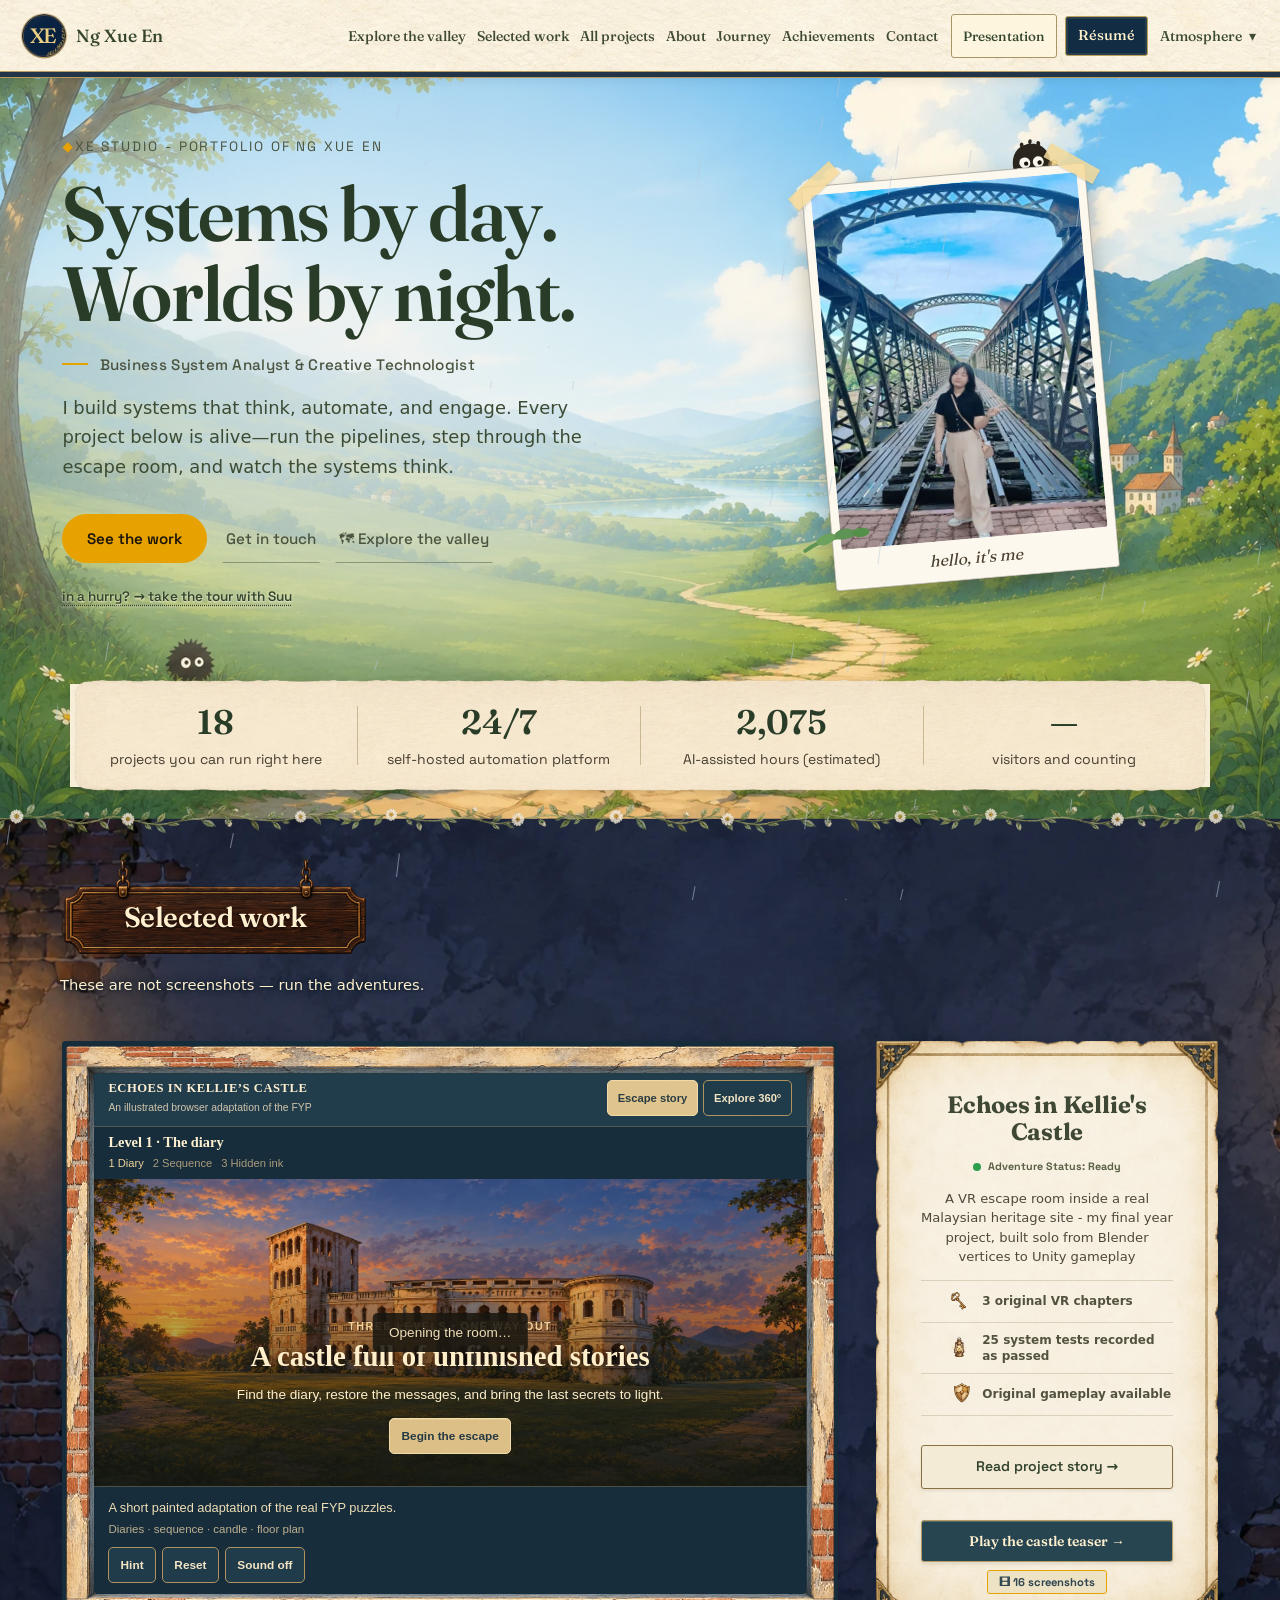
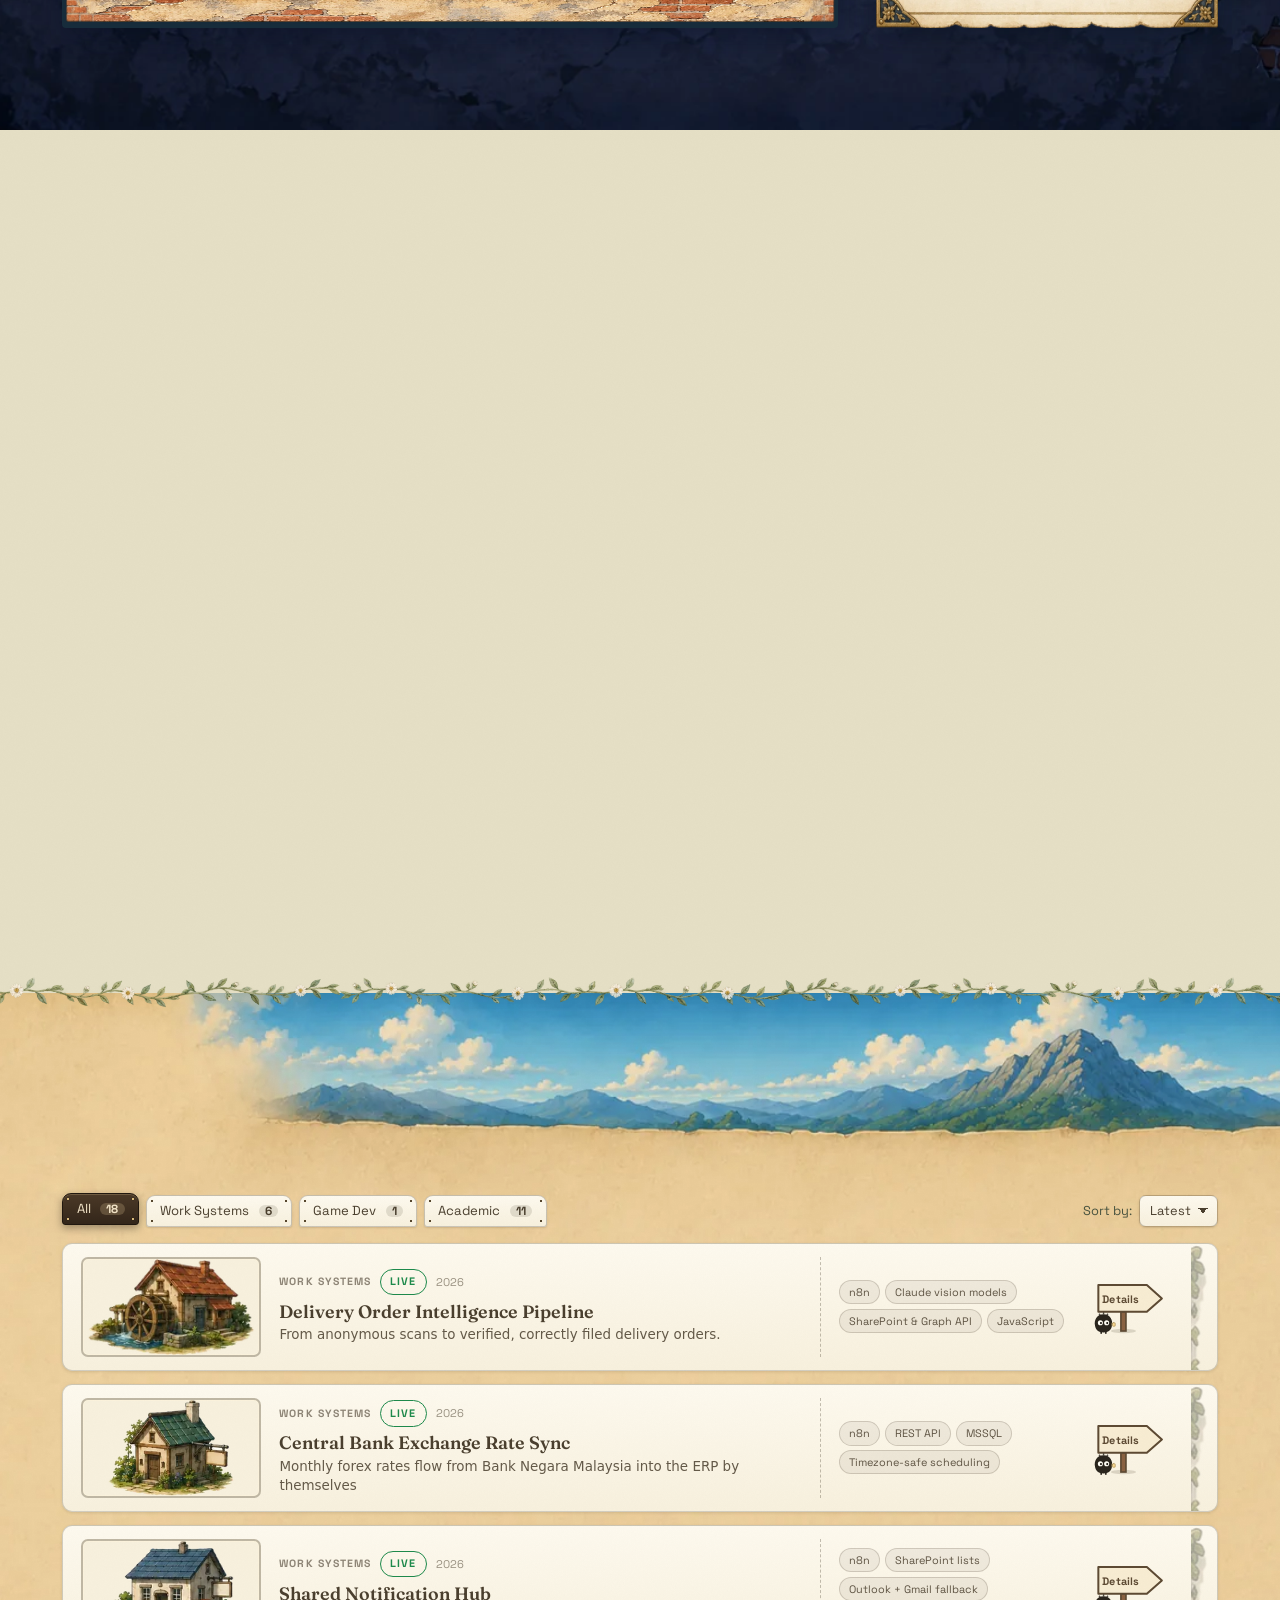
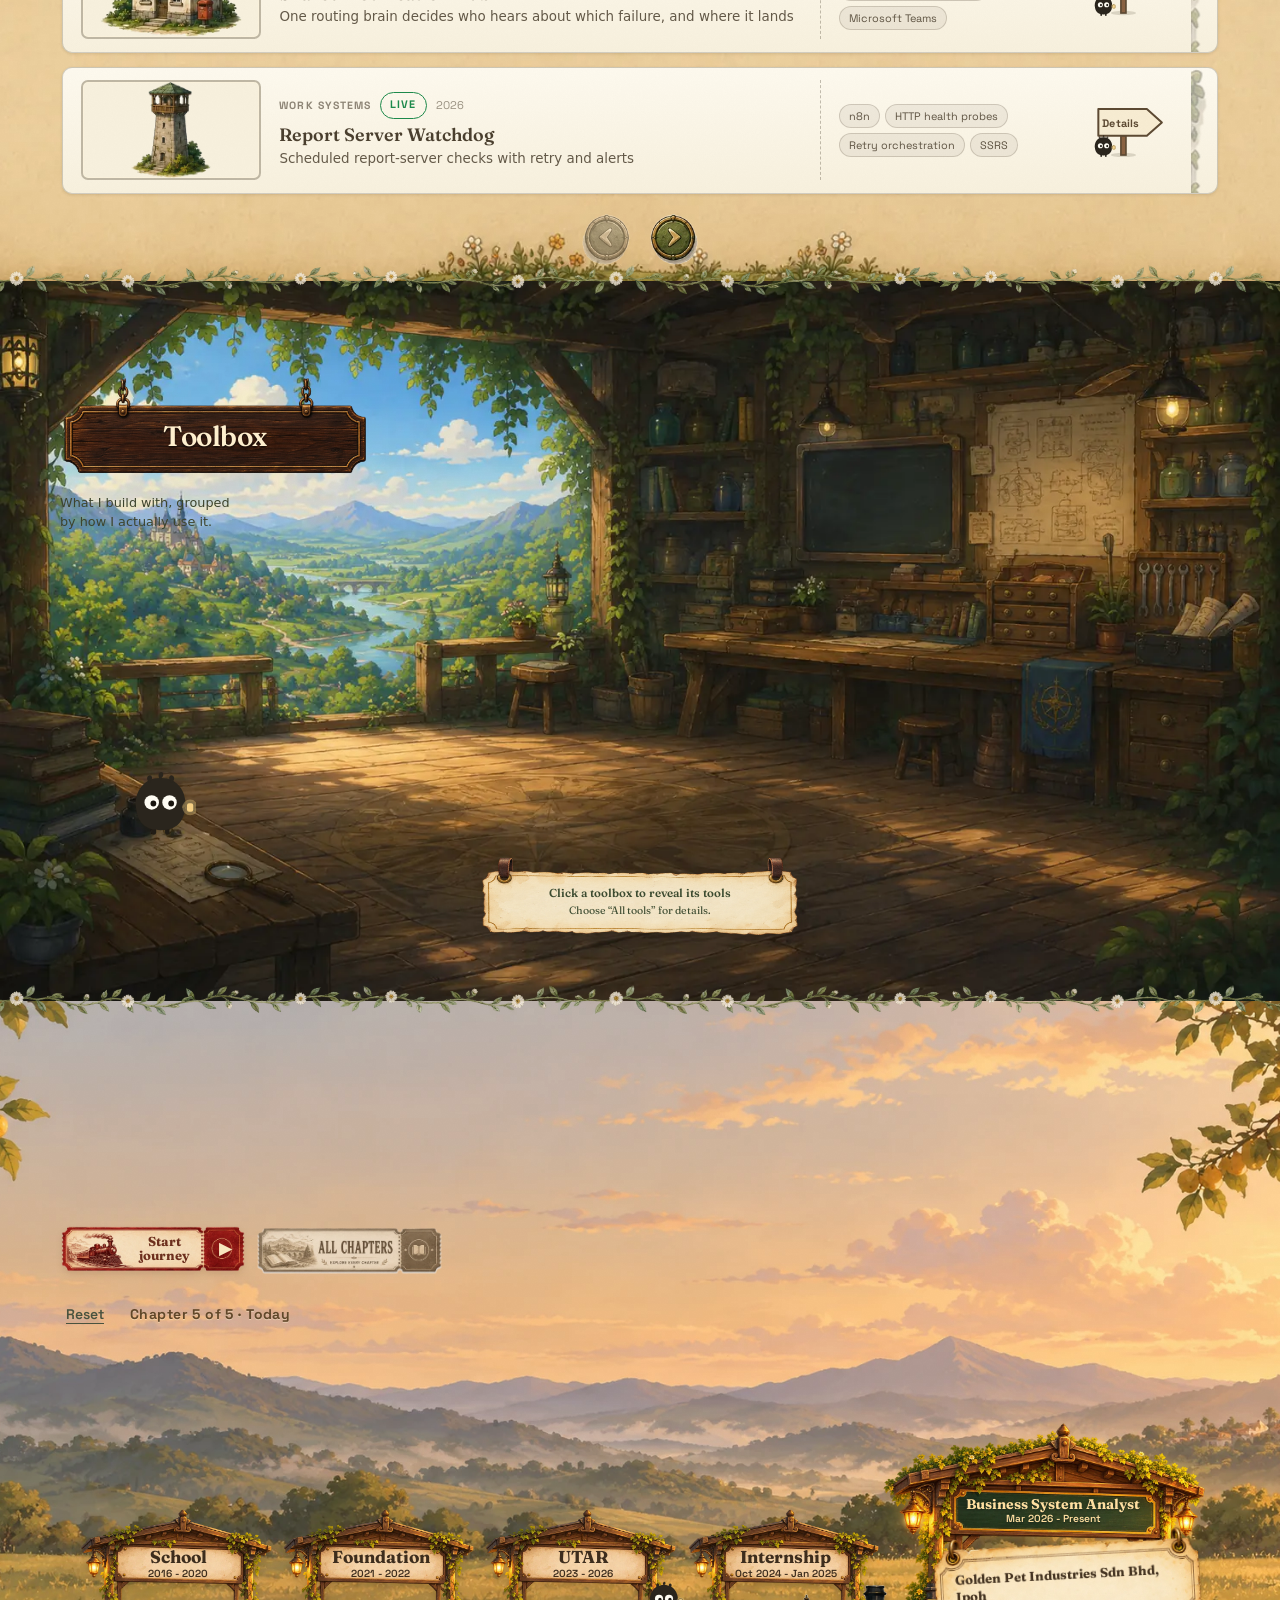
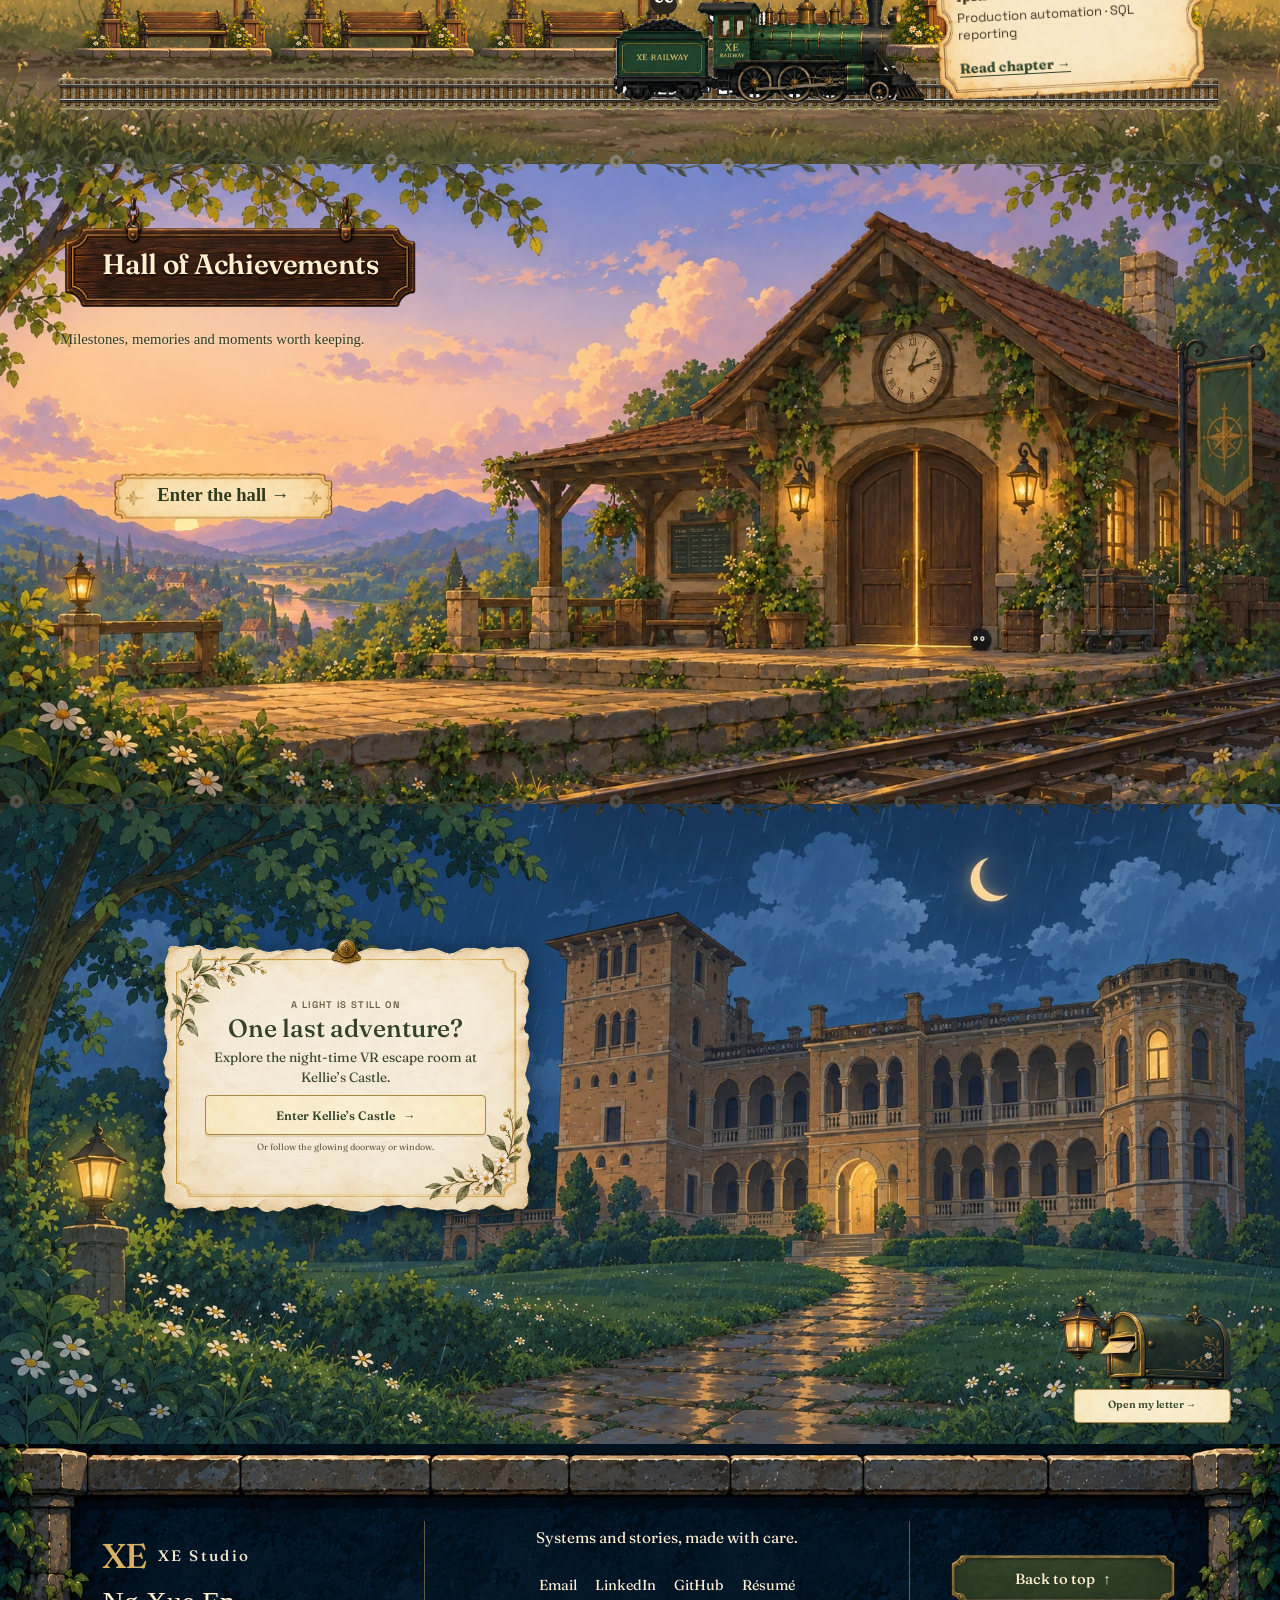
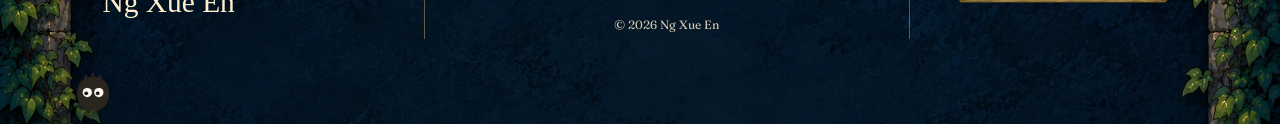
<file: index.html>
<!DOCTYPE html>
<html lang="en" data-theme="light">
<head>
<meta charset="UTF-8">
<meta name="viewport" content="width=device-width, initial-scale=1.0">
<title>Ng Xue En — XE Studio · Systems by day, worlds by night</title>
<meta name="description" content="A painted valley of running projects - automation systems you can run, worlds you can play. Scroll until night falls.">
<link rel="canonical" href="https://xueenng.github.io/xueenng-portfolio/">
<meta property="og:type" content="website">
<meta property="og:site_name" content="XE Studio">
<meta property="og:title" content="Ng Xue En — Systems by day. Worlds by night.">
<meta property="og:description" content="A painted valley of running projects - automation systems you can run, worlds you can play. Scroll until night falls.">
<meta property="og:url" content="https://xueenng.github.io/xueenng-portfolio/">
<meta property="og:image" content="https://xueenng.github.io/xueenng-portfolio/assets/og-card.jpg">
<meta property="og:image:width" content="1200">
<meta property="og:image:height" content="630">
<meta property="og:image:alt" content="A painted valley at dawn, Kellie's Castle on the hill - Ng Xue En: systems by day, worlds by night">
<meta name="twitter:card" content="summary_large_image">
<meta name="twitter:title" content="Ng Xue En — Systems by day. Worlds by night.">
<meta name="twitter:description" content="A painted valley of running projects - automation systems you can run, worlds you can play.">
<meta name="twitter:image" content="https://xueenng.github.io/xueenng-portfolio/assets/og-card.jpg">
<link rel="icon" href="data:image/svg+xml,<svg xmlns='http://www.w3.org/2000/svg' viewBox='0 0 100 100'><text y='0.9em' font-size='90'>&#128273;</text></svg>">
<script type="application/ld+json">
{
  "@context": "https://schema.org",
  "@type": "Person",
  "name": "Ng Xue En",
  "jobTitle": "Business System Analyst & Creative Technologist",
  "worksFor": { "@type": "Organization", "name": "Golden Pet Industries Sdn Bhd" },
  "address": { "@type": "PostalAddress", "addressLocality": "Ipoh", "addressRegion": "Perak", "addressCountry": "MY" },
  "email": "mailto:xueenng5678@gmail.com",
  "url": "https://xueenng.github.io/xueenng-portfolio/",
  "sameAs": [
    "https://github.com/xueenng",
    "https://my.linkedin.com/in/ng-xue-en-5516962b1"
  ]
}
</script>
<script>
/* Avoid exposing an empty hero or introducing a late splash after it paints. */
(function () {
  document.documentElement.setAttribute('data-hero-pending', '');
  document.documentElement.setAttribute('data-full-style-pending', '');
  function fullStylesReady(event) {
    if (event.target.id !== 'site-styles') return;
    if (event.type === 'load') document.documentElement.removeAttribute('data-full-style-pending');
    document.removeEventListener('load', fullStylesReady, true);
    document.removeEventListener('error', fullStylesReady, true);
  }
  document.addEventListener('load', fullStylesReady, true);
  document.addEventListener('error', fullStylesReady, true);
  document.documentElement.setAttribute('data-hero-art-pending', '');
  // Keep the existing lower-page DOM and geometry ready while its decorative
  // downloads yield to the painting. Navigation/scrolling always wins the gate.
  var lowerImages = [], lowerObserver = null, lowerPending = true;
  document.documentElement.setAttribute('data-lower-art-pending', '');
  function releaseLowerArt() {
    if (!lowerPending) return;
    lowerPending = false;
    document.documentElement.removeAttribute('data-lower-art-pending');
    lowerImages.forEach(function (item) { item.node.src = item.src; });
    lowerImages = [];
    if (lowerObserver) lowerObserver.disconnect();
    window.removeEventListener('scroll', lowerScroll);
    window.removeEventListener('hashchange', lowerHash);
    window.removeEventListener('pageshow', lowerScroll);
    document.removeEventListener('click', lowerLink, true);
    document.removeEventListener('focusin', lowerFocus);
  }
  window.PORTFOLIO_LOWER_ART = {
    image: function (node, src) {
      if (lowerPending) lowerImages.push({ node: node, src: src });
      else node.src = src;
    },
    release: releaseLowerArt
  };
  function lowerScroll() { if (window.scrollY > 64) releaseLowerArt(); }
  function lowerHash() { if (location.hash && location.hash !== '#top') releaseLowerArt(); }
  function lowerLink(event) {
    var link = event.target.closest && event.target.closest('a[href]');
    if (!link) return;
    var url = new URL(link.href, location.href);
    if (url.origin === location.origin && url.pathname === location.pathname && url.hash && url.hash !== '#top') releaseLowerArt();
  }
  function lowerFocus(event) {
    if (event.target.closest && event.target.closest('#selected,#projects,#skills,#journey,#achievements,#castle,#about,#footer')) releaseLowerArt();
  }
  window.addEventListener('scroll', lowerScroll, { passive: true });
  window.addEventListener('hashchange', lowerHash);
  window.addEventListener('pageshow', lowerScroll);
  document.addEventListener('click', lowerLink, true);
  document.addEventListener('focusin', lowerFocus);
  lowerHash();
  document.addEventListener('DOMContentLoaded', function () {
    lowerScroll();
    // Also handles a tall viewport or resize that exposes the next section.
    if (!lowerPending || !window.IntersectionObserver) return;
    lowerObserver = new IntersectionObserver(function (entries) {
      if (entries.some(function (entry) { return entry.isIntersecting; })) releaseLowerArt();
    });
    lowerObserver.observe(document.getElementById('selected'));
  }, { once: true });
  function paintingReady(event) {
    if (event.target.id !== 'hero-art-preload') return;
    document.documentElement.removeAttribute('data-hero-art-pending');
    releaseLowerArt();
    document.removeEventListener('load', paintingReady, true);
    document.removeEventListener('error', paintingReady, true);
  }
  document.addEventListener('load', paintingReady, true);
  document.addEventListener('error', paintingReady, true);
  var seen = false;
  try {
    seen = sessionStorage.getItem('xe.intro') === '1';
    var theme = localStorage.getItem('portfolio.theme');
    if (theme === 'light' || theme === 'dark') document.documentElement.setAttribute('data-theme', theme);
  } catch (e) {}
  var introRequested = !seen && !matchMedia('(prefers-reduced-motion: reduce)').matches;
  if (introRequested) {
    document.documentElement.setAttribute('data-startup-intro', 'pending');
    window.PORTFOLIO_INTRO_STARTED = performance.now();
  }
  // The small home intro ends when critical content is ready, not when
  // every below-fold enhancement has downloaded. Same art/session rules.
  var introReady = false;
  window.PORTFOLIO_STARTUP_READY = function (monogram) {
    if (introReady) return;
    introReady = true;
    var intro = document.getElementById('intro');
    if (!intro) return;
    if (!introRequested) { intro.remove(); return; }
    var mark = document.getElementById('intro-mark');
    if (mark && monogram) mark.textContent = monogram;
    intro.hidden = false;
    document.documentElement.removeAttribute('data-startup-intro');
    function leave() {
      if (intro.classList.contains('leaving')) return;
      intro.classList.add('leaving');
      try { sessionStorage.setItem('xe.intro', '1'); } catch (e) {}
      setTimeout(function () { intro.remove(); }, 500);
    }
    intro.addEventListener('click', leave);
    setTimeout(leave, Math.max(0, 1700 - (performance.now() - window.PORTFOLIO_INTRO_STARTED)));
  };
  // Motion is optional: it must never leave a full-page blocker behind.
  window.PORTFOLIO_STARTUP_FALLBACK = setTimeout(function () {
    document.documentElement.removeAttribute('data-startup-intro');
    document.documentElement.removeAttribute('data-hero-art-pending');
    releaseLowerArt();
    if (!window.PORTFOLIO_MOTION) document.documentElement.setAttribute('data-startup-fallback', '');
    var intro = document.getElementById('intro');
    if (intro) intro.remove();
    if (introRequested) { try { sessionStorage.setItem('xe.intro', '1'); } catch (e) {} }
  }, 5000);
})();
</script>
<link rel="preload" id="hero-art-preload" as="image" data-light-href="assets/scenes/valley-hero-quiet-v2.webp" data-dark-href="assets/selected/full-dark-b/hero-night-v1.webp" fetchpriority="high">
<script>
/* Select before the parser can speculatively fetch the wrong painting.
   Later manual switches reuse this link; the startup gate remains bounded. */
window.PORTFOLIO_SELECT_HERO_ART = function (theme) {
  var link = document.getElementById('hero-art-preload');
  var source = link.getAttribute(theme === 'dark' ? 'data-dark-href' : 'data-light-href');
  if (link.getAttribute('href') !== source) link.setAttribute('href', source);
};
window.PORTFOLIO_SELECT_HERO_ART(document.documentElement.getAttribute('data-theme'));
</script>
<link rel="preload" as="font" href="assets/fonts/fraunces-var-latin.woff2" type="font/woff2" crossorigin>
<link rel="preload" as="font" href="assets/fonts/space-grotesk-var-latin.woff2" type="font/woff2" crossorigin>
<!-- Source order: tools/runtime-styles.json. Rebuild after CSS edits. -->
<style id="startup-critical">
/* STARTUP_CRITICAL_START */
@font-face {
  font-family: "Fraunces";
  src: url("assets/fonts/fraunces-var-latin.woff2") format("woff2");
  font-weight: 300 900; font-style: normal; font-display: swap;
}
@font-face {
  font-family: "Space Grotesk";
  src: url("assets/fonts/space-grotesk-var-latin.woff2") format("woff2");
  font-weight: 300 700; font-style: normal; font-display: swap;
}
:root{
  --accent: #E8A200;
  --accent-ink: #1a1508;

  --bg: #faf7f2;
  --bg-raise: #ffffff;
  --bg-panel: #f2ede4;
  --line: #e2dbcd;
  --ink: #191712;
  --ink-2: #5c564a;
  --ink-3: #9a9284;
  --good: #1d8a4b;
  --warn: #b07a17;
  --bad: #c23c3c;
  --info: #2273cc;
  --shadow: 0 14px 40px rgba(60,50,30,.12);
  --display: "Fraunces", Georgia, "Times New Roman", serif;
  --sans: "Segoe UI", system-ui, -apple-system, sans-serif;
  --label: "Space Grotesk", "Segoe UI", system-ui, sans-serif;
  --mono: "Cascadia Code", "Consolas", "SF Mono", monospace;
  --radius: 14px;


  --scene-ink: var(--ink);
  --scene-ink-2: var(--ink-2);
  --scene-ink-3: var(--ink-3);
  --scene-paper: var(--bg);
  --scene-halo: rgba(12, 16, 28, 0);


  --paper: #f7f0dd;
  --paper-bright: #fdf9ee;
  --paper-ink: #4a3f2e;
}
html[data-theme="dark"]{
  --paper: #251f16;
  --paper-bright: #2e2820;
  --paper-ink: #d9cfbe;
}
.hero-kicker,.hero-headline,.hero-subline,.stat b,.stat span{
  text-shadow: 0 1px 2px var(--scene-halo), 0 0 8px var(--scene-halo);

  transition: color .35s ease, text-shadow .35s ease;
}
html[data-theme="dark"]{
  --bg: #12100d;
  --bg-raise: #1b1815;
  --bg-panel: #211d18;
  --line: #35302a;
  --ink: #f0ebe2;
  --ink-2: #b0a898;
  --ink-3: #6f695e;
  --good: #3fb96f;
  --warn: #e2a33d;
  --bad: #e05d5d;
  --info: #4f9cf0;
  --shadow: 0 14px 40px rgba(0,0,0,.5);
}
*{ margin: 0; padding: 0; box-sizing: border-box; }
[hidden]{ display: none !important; }
html{ scroll-behavior: smooth; container-type: inline-size; }
body{
  background: var(--bg); color: var(--ink);
  font-family: var(--sans); line-height: 1.65;
  -webkit-font-smoothing: antialiased;
  transition: background .35s, color .35s;

  isolation: isolate;
}
a{ color: inherit; text-decoration: none; }
button{ font-family: inherit; cursor: pointer; }
::selection{ background: var(--accent); color: var(--accent-ink); }
@media (prefers-reduced-motion: reduce){*,*::before,*::after{ animation-duration: .01ms !important; transition-duration: .01ms !important; }
html{ scroll-behavior: auto; }}
html[data-hero-pending] .hero-inner,html[data-hero-pending] .hero-stats,html[data-hero-pending] .nav-brand,html[data-hero-pending] #intro-mark{ visibility: hidden; }
html[data-startup-intro="pending"] #intro[hidden]{ display: flex !important; }
html[data-startup-fallback] .reveal{ opacity:1; transform:none; transition:none; }
html[data-full-style-pending] :is(img,svg,button,video,canvas){ max-width:100%; }
html[data-hero-art-pending] #nav,html[data-hero-art-pending] #nav-overlay,html[data-hero-art-pending] #top .hero-stats::before{ background-image:none; }
html[data-lower-art-pending] :is(#selected,#projects,#skills,#journey,#achievements,#castle,#about,#footer,.section-join),html[data-lower-art-pending] :is(#selected,#projects,#skills,#journey,#achievements,#castle,#about,#footer,.section-join)::before,html[data-lower-art-pending] :is(#selected,#projects,#skills,#journey,#achievements,#castle,#about,#footer,.section-join)::after,html[data-lower-art-pending] :is(#selected,#projects,#skills,#journey,#achievements,#castle,#about,#footer,.section-join) *,html[data-lower-art-pending] :is(#selected,#projects,#skills,#journey,#achievements,#castle,#about,#footer,.section-join) *::before,html[data-lower-art-pending] :is(#selected,#projects,#skills,#journey,#achievements,#castle,#about,#footer,.section-join) *::after{
  background-image:none !important;
  border-image-source:none !important;
}
.intro{
  position: fixed; inset: 0; z-index: 500; background: var(--bg);
  display: flex; flex-direction: column; align-items: center; justify-content: center; gap: 1rem;
  cursor: pointer;
}
.intro-mark{
  font-family: var(--display); font-weight: 700; font-size: clamp(4rem, 14vw, 9rem);
  letter-spacing: -.04em; opacity: 0; transform: translateY(20px) ;
  animation: introMark .9s ease .1s forwards;
}
.intro-line{
  width: 0; height: 3px; background: var(--accent); border-radius: 2px;
  animation: introLine .8s ease .5s forwards;
}
.intro.leaving{ animation: introOut .45s ease forwards; }
@keyframes introMark { to { opacity: 1; transform: none; } }
@keyframes introLine { to { width: min(38vw, 260px); } }
@keyframes introOut { to { opacity: 0; visibility: hidden; } }
.btn{
  display: inline-block; padding: .7rem 1.5rem; border-radius: 99px;
  border: 1.5px solid var(--ink); background: transparent; color: var(--ink);
  font-family: var(--label); font-size: .95rem; font-weight: 600;
  transition: transform .18s, box-shadow .18s, background .18s, color .18s;
  will-change: transform;
}
.btn:hover{ transform: translateY(-2px); box-shadow: var(--shadow); }
.btn-primary{ background: var(--accent); border-color: var(--accent); color: var(--accent-ink); }
.btn-ghost{ border-color: var(--line); }
.btn-small{ padding: .35rem .9rem; font-size: .8rem; border-radius: 8px; border-width: 1px; border-color: var(--line); }
.btn-danger{ color: var(--bad); border-color: var(--bad); }
.icon-btn{
  width: 38px; height: 38px; border-radius: 50%; border: 1px solid var(--line);
  background: var(--bg-raise); color: var(--ink); font-size: 1rem;
  transition: border-color .15s, color .15s, transform .15s;
}
.icon-btn:hover{ border-color: var(--accent); color: var(--accent); transform: rotate(-8deg); }
.nav-admin{ display: inline-flex; align-items: center; justify-content: center; text-decoration: none; opacity: .5; }
.nav-admin:hover{ opacity: 1; }
.nav-resume{
  display: inline-flex; align-items: center; font-family: var(--label);
  font-size: .82rem; font-weight: 600; padding: .4rem .9rem; border-radius: 99px;
  background: var(--accent); color: var(--accent-ink);
  border: 1px solid color-mix(in srgb, var(--ink) 30%, var(--accent));
  transition: transform .15s, box-shadow .15s;
}
.nav-resume:hover{ transform: translateY(-1px); box-shadow: 0 4px 12px color-mix(in srgb, var(--accent) 45%, transparent); }
@media (max-width: 620px){.nav-resume{ display: none; }}
#btn-weather{ opacity: .72; }
#btn-weather.on{
  opacity: 1; border-color: var(--accent);
  box-shadow: 0 0 12px color-mix(in srgb, var(--accent) 50%, transparent);
}
.nav{
  position: fixed; top: 0; left: 0; right: 0; z-index: 50;
  background: color-mix(in srgb, var(--bg) 85%, transparent);
  -webkit-backdrop-filter: blur(12px); backdrop-filter: blur(12px); border-bottom: 1px solid var(--line);
}
.nav-inner{
  max-width: 1200px; margin: 0 auto; padding: .65rem 1.4rem;
  display: flex; align-items: center; gap: 1.6rem;
}
.nav-brand{ display: flex; align-items: baseline; gap: .6rem; }
.nav-mono{
  font-family: var(--display); font-weight: 700; font-size: 1.35rem; letter-spacing: -.03em;
  color: var(--ink); border-bottom: 3px solid var(--accent); line-height: 1.1;
}
.nav-name{ font-family: var(--label); font-size: .9rem; color: var(--ink-2); font-weight: 500; }
.nav-links{ display: flex; gap: 1.4rem; margin-left: auto; }
.nav-links a{
  font-family: var(--label); color: var(--ink-2); font-size: .92rem; font-weight: 500;
  position: relative;
}
.nav-links a::after{
  content: ""; position: absolute; left: 0; bottom: -4px; height: 2px; width: 0;
  background: var(--accent); transition: width .22s;
}
.nav-links a:hover{ color: var(--ink); }
.nav-links a:hover::after{ width: 100%; }
.nav-actions{ display: flex; gap: .5rem; }
.hero{ position: relative; padding: 8.5rem 1.4rem 3rem; max-width: 1200px; margin: 0 auto; }
.hero::before{
  content: ""; position: absolute; top: 0; bottom: 0; left: 50%;
  width: 100cqw; transform: translateX(-50%);
  z-index: -1; pointer-events: none;
  background:
    radial-gradient(60% 66% at 30% 40%,
      color-mix(in srgb, var(--bg) 76%, transparent) 0%,
      color-mix(in srgb, var(--bg) 46%, transparent) 46%,
      transparent 78%),
    url("assets/scenes/valley-hero-quiet-v2.webp") center / cover no-repeat;
  -webkit-mask-image: linear-gradient(to bottom, #000 68%, transparent 99%);
  mask-image: linear-gradient(to bottom, #000 68%, transparent 99%);
}
html[data-theme="dark"] .hero::before{ filter: brightness(.38) saturate(.6) hue-rotate(204deg); }
@media (max-width: 700px){.hero::before{ background-position: 50% center, 50% center; }}
.hero-inner{ display: grid; grid-template-columns: 1.15fr 1fr; gap: 3rem; align-items: center; }
.hero-kicker{
  font-family: var(--label); font-size: .85rem; letter-spacing: .14em; text-transform: uppercase;
  color: var(--scene-ink-2); margin-bottom: 1rem;
}
.hero-kicker::before{ content: "◆"; color: var(--accent); }
.hero-headline{
  font-family: var(--display); font-weight: 600; font-size: clamp(2.6rem, 6.5vw, 4.8rem);
  line-height: 1.04; letter-spacing: -.025em; white-space: pre-line; color: var(--scene-ink);
}
.hero-role{
  font-family: var(--label); font-size: .95rem; font-weight: 500;
  letter-spacing: .02em; color: var(--scene-ink-2); margin-top: 1.1rem;
  display: flex; align-items: center; gap: .7rem;
}
.hero-role::before{
  content: ""; width: 26px; height: 2px; background: var(--accent); flex: none;
}
.hero-subline{ font-size: 1.12rem; color: var(--scene-ink-2); max-width: 33rem; margin-top: 1rem; }
.hero-cta{ display: flex; gap: .9rem; margin-top: 2rem; flex-wrap: wrap; align-items: center; }
.hero-cta .btn-ghost{
  border-color: transparent; background: transparent; padding: .7rem .2rem;
  font-weight: 500; color: var(--scene-ink-2); border-radius: 0;
  border-bottom: 1px solid color-mix(in srgb, var(--scene-ink-3) 55%, transparent);
}
.hero-cta .btn-ghost:hover{
  transform: none; box-shadow: none;
  color: var(--scene-ink); border-bottom-color: var(--accent);
}
.hero-visual{ display: flex; justify-content: center; position: relative; }
.hero-scene{
  width: 100%; max-width: 390px; position: relative;
  background: var(--bg-raise); border: 2px solid var(--ink); border-radius: var(--radius);
  box-shadow: 9px 9px 0 color-mix(in srgb, var(--accent) 45%, transparent);
  padding: 10px;
}
.hero-scene svg{ width: 100%; height: auto; display: block; border-radius: calc(var(--radius) - 6px); }
.hero-scene [data-depth]{ transition: transform .25s ease-out; will-change: transform; }
.hero-scene::before,.hero-scene::after{
  content: ""; position: absolute; width: 84px; height: 20px; border-radius: 2px;
  background: color-mix(in srgb, var(--accent) 32%, var(--bg-raise));
  opacity: .85; box-shadow: 0 1px 2px rgba(60,50,30,.15);
}
.hero-scene::before{ top: -10px; left: 12%; transform: rotate(-5deg); }
.hero-scene::after{ top: -10px; right: 12%; transform: rotate(4deg); }
#hero-photo{ display: flex; justify-content: center; padding: 2rem 0; }
.hero-polaroid{
  position: relative; width: min(285px, 72vw); transform: rotate(-5deg);
  transition: transform .25s ease;
}
.hero-polaroid:hover{ transform: rotate(-3deg) translateY(-6px); }
.hp-suu{ position: absolute; top: -30px; right: 26px; width: 54px; z-index: 0; }
.hp-suu svg{ width: 100%; height: auto; display: block; }
.hp-card{
  position: relative; z-index: 1;
  background: #fdf9ee; border: 1.5px solid color-mix(in srgb, var(--ink) 30%, transparent);
  border-radius: 4px; padding: 8px 8px 4px;
  box-shadow: 0 12px 24px rgba(60, 50, 30, .32);
}
body.editing .hp-card{ cursor: pointer; outline: 2px dashed var(--accent); outline-offset: 3px; }
.hp-frame{ width: 100%; aspect-ratio: 3 / 4; overflow: hidden; background: #e5dbc2; border-radius: 2px; }
.hp-frame img{ width: 100%; height: 100%; object-fit: cover; display: block; }
.hp-empty{
  height: 100%; display: grid; place-items: center; align-content: center; gap: .35rem;
  text-align: center; color: #8a7c5e;
}
.hp-empty b{ font-family: var(--display); font-size: 2.1rem; }
.hp-empty span{ font-family: var(--label); font-size: .62rem; padding: 0 .7rem; }
.hp-cap{
  display: block; text-align: center; font-family: var(--display); font-style: italic;
  font-size: .88rem; color: #4a3f2e; padding: 6px 2px 4px;
}
.hp-tape{
  position: absolute; width: 56px; height: 16px; z-index: 2;
  background: color-mix(in srgb, var(--accent) 35%, #fdf9ee); opacity: .85;
  box-shadow: 0 1px 2px rgba(60, 50, 30, .2);
}
.hp-tape-l{ top: -8px; left: -15px; transform: rotate(-38deg); }
.hp-tape-r{ top: -8px; right: -15px; transform: rotate(34deg); }
.hp-leaf{ position: absolute; bottom: 34px; left: -30px; width: 76px; z-index: 2; transform: rotate(8deg); }
.hp-leaf svg{ width: 100%; height: auto; display: block; }
.hp-cap{ font-size: 1rem; }
.hero-stats{
  max-width: 1200px; margin: 3.6rem auto 0;
  display: grid; grid-template-columns: repeat(auto-fit, minmax(180px, 1fr)); gap: 0;
  border-top: 1px solid var(--line); border-bottom: 1px solid var(--line);

  background: color-mix(in srgb, var(--scene-paper) 58%, transparent);
  -webkit-backdrop-filter: blur(6px); backdrop-filter: blur(6px);
  border-radius: 12px;
}
.stat{ padding: 1.3rem 1rem; text-align: center; position: relative; }
.stat + .stat::before{
  content: ""; position: absolute; left: 0; top: 20%; bottom: 20%; width: 1px; background: var(--line);
}
.stat b{ display: block; font-family: var(--display); font-weight: 600; font-size: 2.1rem; color: var(--scene-ink); }
.stat b em{ font-style: normal; color: var(--accent); }
.stat span{ font-family: var(--label); font-size: .8rem; color: var(--scene-ink-2); }
:root{

  --tab-1: #e3c48d;
  --tab-2: #d9a48d;
  --tab-3: #c2c391;
  --tab-4: #a8bfb2;
  --paper-sheen: rgba(255, 255, 255, .40);
  --paper-crease: rgba(255, 255, 255, .45);
}
html[data-theme="dark"]{

  --tab-1: #6b5329;
  --tab-2: #7a4a40;
  --tab-3: #4f5730;
  --tab-4: #3b5a51;

  --paper-sheen: rgba(255, 255, 255, .05);
  --paper-crease: rgba(255, 255, 255, .07);
}
body.tb-card-open{ overflow: hidden; }
body.ja-modal-open{ overflow: hidden; }
.hall-bar .btn{
  background: rgba(24, 18, 10, .72); border-color: rgba(240, 226, 198, .5);
  color: #f3e8d2; -webkit-backdrop-filter: blur(3px); backdrop-filter: blur(3px);
}
.hall-bar .btn:hover{ border-color: var(--accent); color: var(--accent); }
.contact-card .btn-primary{
  border-color: color-mix(in srgb, var(--ink) 55%, transparent);
  box-shadow: 0 6px 0 -2px rgba(60, 50, 30, .28);
}
@media (max-width: 700px){.contact-card .btn-primary{ padding: .5rem 1.1rem; font-size: .82rem; }}
.reveal{ opacity: 0; transform: translateY(26px); transition: opacity .7s ease var(--d, 0s), transform .7s ease var(--d, 0s); }
.reveal.in{ opacity: 1; transform: none; }
@media (prefers-reduced-motion: reduce){.reveal{ opacity: 1; transform: none; }}
:root{ --present-dim: .6; }
body.presenting .nav{ visibility: hidden; }
@media (max-width: 700px){.hero-stats{ grid-template-columns: repeat(2, 1fr); }
.stat{ padding: 1.1rem .6rem; }
.stat + .stat::before{ display: none; }
.stat:nth-child(even){ border-left: 1px solid var(--line); }
.stat:nth-child(n/**/+3){ border-top: 1px solid var(--line); }
.stat b{ font-size: 1.85rem; }}
@media (max-width: 900px){.hero-inner{ grid-template-columns: 1fr; gap: 2.2rem; }
.hero{ padding-top: 6.5rem; }
.nav-links{ display: none; }}
#btn-lantern{ filter: grayscale(1); opacity: .55; }
#btn-lantern.on{
  filter: none; opacity: 1; border-color: var(--accent);
  box-shadow: 0 0 14px color-mix(in srgb, var(--accent) 55%, transparent);
}
@media (max-width: 700px), (pointer: coarse){#btn-lantern{ display: none !important; }}
html{
  cursor: url("data:image/svg+xml;utf8,<svg xmlns='http://www.w3.org/2000/svg' width='26' height='26'><path d='M2 2 L2 19.5 L7.2 15.4 L10.2 22.6 L13.8 21.1 L10.8 14 L17.5 13.6 Z' fill='%23fdf6e0' stroke='%232a251d' stroke-width='1.7' stroke-linejoin='round'/></svg>") 2 2, auto;
}
a,button{
  cursor: url("data:image/svg+xml;utf8,<svg xmlns='http://www.w3.org/2000/svg' width='28' height='28'><circle cx='20.5' cy='6.5' r='5' fill='rgba(255,216,130,.4)'/><circle cx='20.5' cy='6.5' r='2.4' fill='%23ffd98a' stroke='%232a251d' stroke-width='1'/><path d='M2 2 L2 19.5 L7.2 15.4 L10.2 22.6 L13.8 21.1 L10.8 14 L17.5 13.6 Z' fill='%23fdf6e0' stroke='%232a251d' stroke-width='1.7' stroke-linejoin='round'/></svg>") 2 2, pointer;
}
.hero-tour{ margin-top: .7rem; }
.tour-link{
  background: none; border: none; padding: .2rem 0;
  font-family: var(--label); font-size: .85rem; color: var(--scene-ink-2);
  text-decoration: underline dotted; text-underline-offset: 4px;
  text-shadow: 0 1px 2px var(--scene-halo), 0 0 8px var(--scene-halo);
  transition: color .35s ease, text-shadow .35s ease;
}
.tour-link:hover{ color: var(--accent); }
@media (hover: none){.btn:hover{ transform: none; box-shadow: none; }
.nav-resume:hover{ transform: none; box-shadow: none; }
.icon-btn:hover{ transform: none; }
.hero-polaroid:hover{ transform: none; }}
@media (pointer: coarse){.icon-btn{ width: 44px; height: 44px; }
a,button,.btn,.icon-btn{ -webkit-tap-highlight-color: transparent; }
button,.btn,.icon-btn{ touch-action: manipulation; }}
.nav-toggle{ display: none; }
@media (max-width: 900px){.nav-actions{ display: none; }
.nav-brand{ white-space: nowrap; }
.nav-inner{ gap: .8rem; }
.nav-toggle{
    display: flex; flex-direction: column; justify-content: center; gap: 5px;
    width: 44px; height: 44px; padding: 0 10px; margin-left: auto;
    background: none; border: none; cursor: pointer;
  }
.nav-toggle span{
    display: block; height: 2px; width: 24px; border-radius: 2px;
    background: var(--ink); transition: transform .25s, opacity .2s;
  }
.nav-toggle[aria-expanded="true"] span:nth-child(1){ transform: translateY(7px) rotate(45deg); }
.nav-toggle[aria-expanded="true"] span:nth-child(2){ opacity: 0; }
.nav-toggle[aria-expanded="true"] span:nth-child(3){ transform: translateY(-7px) rotate(-45deg); }}
.nav-overlay{
  position: fixed; inset: 0; z-index: 60;
  display: flex; flex-direction: column; gap: 1.1rem;
  padding: 1.1rem 1.4rem 2rem;
  background: color-mix(in srgb, var(--bg) 92%, transparent);
  -webkit-backdrop-filter: blur(14px);
  backdrop-filter: blur(14px);
  overflow-y: auto; -webkit-overflow-scrolling: touch;
  animation: navOverlayIn .22s ease;
}
.nav-overlay[hidden]{ display: none; }
.nav-overlay-top{ display: flex; align-items: center; justify-content: space-between; min-height: 44px; }
.nav-overlay-name{ font-family: var(--display); font-size: 1.1rem; }
.nav-overlay-close{
  width: 44px; height: 44px; background: none; border: none;
  font-size: 1.4rem; color: var(--ink); cursor: pointer;
}
.nav-overlay-links{ display: flex; flex-direction: column; }
.nav-overlay-links a{
  display: flex; align-items: center; min-height: 52px;
  font-family: var(--display); font-size: 1.45rem; color: var(--ink);
  text-decoration: none; border-bottom: 1px solid var(--line);
}
.nav-overlay-resume{
  display: flex; align-items: center; justify-content: center; min-height: 50px;
  border-radius: 99px; background: var(--accent); color: var(--accent-ink);
  font-family: var(--label); font-weight: 600; text-decoration: none;
}
.nav-overlay-tools{ display: flex; justify-content: center; gap: 1.1rem; }
.nav-overlay-tools .icon-btn{ width: 44px; height: 44px; }
@media (prefers-reduced-motion: reduce){.nav-overlay{ animation: none; }
.nav-toggle span{ transition: none; }}
@supports not (width: 1cqw){.hero::before{ width: 100vw; }
.hero{ overflow-x: clip; }}
#nav{ background:#f7efdb url("assets/selected/header-ivory-surface-web-v1.webp") center/cover; border:0; border-bottom:5px solid #223447; box-shadow:0 1px 0 #b89b5d,inset 0 -1px #b89b5d,0 3px 10px #16243115; backdrop-filter:none; -webkit-backdrop-filter:none; }
#nav .nav-inner{ max-width:1680px; min-height:72px; padding:8px clamp(18px,2.2vw,42px); gap:clamp(14px,1.8vw,30px); }
#nav .nav-brand{ align-items:center; gap:12px; flex-shrink:0; color:#34452c; text-decoration:none; }
#nav .nav-mono{ display:grid; place-items:center; flex-shrink:0; width:48px; height:48px; border:0; background:url("assets/selected/header-navy-seal-web-v1.webp") center/contain no-repeat; color:#edcf83; font:500 1.3rem/1 var(--display); letter-spacing:-.06em; padding-right:2px; }
#nav .nav-name{ font:500 clamp(1.1rem,1.35vw,1.4rem)/1.2 var(--display); color:#34452c; white-space:nowrap; }
#nav .nav-links{ gap:clamp(12px,1.25vw,22px); align-items:center; margin-left:auto; }
#nav .nav-links a{ display:flex; align-items:center; min-height:44px; color:#3f4a32; font:500 clamp(.9rem,1.05vw,1rem)/1.2 var(--display); text-decoration:none; white-space:nowrap; }
#nav .nav-links a::after{ bottom:4px; height:2px; background:#a48642; }
#nav .nav-links a[aria-current="location"]::after{ width:100%; }
#nav .nav-links a:hover{ color:#1b3445; }
#nav .nav-actions{ gap:14px; align-items:center; flex-shrink:0; }
#nav .nav-resume{ display:flex; align-items:center; justify-content:center; min-height:40px; padding:8px 17px; border:1px solid #bba05e; border-radius:3px; background:#122c43; box-shadow:inset 0 0 0 2px #f3df9b1a; color:#fff0ca; text-decoration:none; font:500 .9rem/1.2 var(--display); }
#nav .nav-resume:hover{ background:#23435b; }
.nav-atmosphere{ position:relative; }
.nav-atmosphere summary{ list-style:none; cursor:pointer; display:flex; gap:7px; align-items:center; min-height:44px; padding:0 4px; color:#3d4c32; font:500 .88rem/1.2 var(--display); }
.nav-atmosphere summary::-webkit-details-marker{ display:none; }
.nav-atmosphere[open] summary{ color:#17364e; }
.atmosphere-panel{ position:absolute; right:0; top:calc(100% + 12px); width:264px; padding:12px 16px; border:1px solid #b79b5d; border-bottom:4px solid #23384a; border-radius:3px; background:#f7efdb url("assets/selected/header-ivory-surface-web-v1.webp") center/cover; color:#3f4a32; box-shadow:0 8px 24px #0c223a38; }
.atmosphere-row{ display:flex; align-items:center; justify-content:space-between; gap:18px; min-height:52px; font:400 .93rem/1.3 var(--display); border-bottom:1px solid #baaa8244; }
#nav .atmosphere-panel .icon-btn{ min-width:44px; min-height:44px; width:44px; height:44px; border:1px solid #b5a477; border-radius:3px; background:#fffaee; color:#354b36; opacity:1; }
.atmosphere-owner{ display:flex; align-items:center; justify-content:space-between; gap:10px; padding-top:12px; }
#nav .atmosphere-owner #btn-edit{ width:auto; font:400 .8rem var(--display); }
#nav .nav-admin{ font:400 .8rem var(--display); color:#536047; opacity:1; text-decoration:underline; text-underline-offset:3px; }
#nav a:focus-visible,#nav button:focus-visible,#nav summary:focus-visible,#nav-overlay a:focus-visible,#nav-overlay button:focus-visible{ outline:2px solid #6d7b43; outline-offset:3px; border-radius:2px; }
#nav .nav-menu-label{ font:500 1rem/1 var(--display); color:#35472f; }
#nav .nav-toggle{ display:none; }
#nav-overlay{ background:#f7efdb url("assets/selected/header-ivory-surface-web-v1.webp") center/cover; color:#35472f; border-bottom:5px solid #223447; backdrop-filter:none; }
#nav-overlay .nav-overlay-name,#nav-overlay .nav-overlay-close,#nav-overlay .nav-overlay-links a{ color:#35472f; }
#nav-overlay .nav-overlay-links a{ border-color:#bbad8855; }
#nav-overlay .nav-overlay-resume{ border-radius:3px; border:1px solid #bba05e; background:#132f46; color:#fff0ca; }
#nav-overlay .nav-overlay-tools .icon-btn{ border:1px solid #b3a16e; border-radius:3px; color:#35472f; background:#fff9e9; }
@media (max-width:1200px){#nav .nav-inner{ min-height:68px; padding:7px 18px; }
#nav .nav-links,#nav .nav-actions{ display:none; }
#nav .nav-toggle{ display:flex; flex-direction:row; align-items:center; justify-content:center; gap:10px; margin-left:auto; width:auto; min-width:92px; height:44px; padding:0 8px; background:transparent; border:0; }
#nav .nav-toggle > .nav-menu-label{ height:auto; width:auto; background:none; transform:none; opacity:1; }
#nav .nav-toggle > .nav-menu-bars{ display:flex; flex-direction:column; gap:5px; height:auto; width:22px; background:none; transform:none; opacity:1; }
.nav-menu-bars i{ display:block; width:22px; height:2px; background:#35472f; transition:transform .2s,opacity .2s; }
#nav .nav-toggle[aria-expanded="true"] .nav-menu-bars i:nth-child(1){ transform:translateY(7px) rotate(45deg); }
#nav .nav-toggle[aria-expanded="true"] .nav-menu-bars i:nth-child(2){ opacity:0; }
#nav .nav-toggle[aria-expanded="true"] .nav-menu-bars i:nth-child(3){ transform:translateY(-7px) rotate(-45deg); }}
@media (max-width:420px){#nav .nav-name{ font-size:1rem; }
#nav .nav-inner{ gap:8px; padding-inline:12px; }
#nav .nav-brand{ gap:8px; }}
@media (prefers-reduced-motion:reduce){.nav-menu-bars i{ transition:none; }}
#nav-overlay .nav-overlay-tools .icon-btn{ display:flex; flex-direction:column; justify-content:center; align-items:center; gap:5px; width:76px; height:62px; }
#ov-weather::after{ content:"Weather"; }
#ov-theme::after{ content:"Theme"; }
#ov-lantern::after{ content:"Lantern"; }
#nav-overlay .nav-overlay-tools .icon-btn::after{ font:500 .72rem/1.1 var(--display); }
#nav .nav-inner{ gap:clamp(10px,1vw,16px); }
#nav .nav-links{ gap:clamp(8px,.85vw,16px); }
#nav .nav-actions{ gap:8px; }
#nav .nav-present{ display:flex; align-items:center; justify-content:center; min-height:44px; padding:8px 11px; border:1px solid #aa9566; border-radius:3px; background:#fff6df; color:#34472f; font:500 .84rem/1.2 var(--display); cursor:pointer; white-space:nowrap; }
.nav-owner{ position:relative; }
.nav-owner summary{ cursor:pointer; min-height:44px; display:flex; gap:7px; align-items:center; color:#3d4c32; font:500 .84rem var(--display); white-space:nowrap; list-style:none; }
.nav-owner summary::-webkit-details-marker{ display:none; }
#nav .nav-owner .atmosphere-owner{ position:absolute; right:0; top:calc(100% + 10px); width:230px; padding:14px; background:#fff3d5; border:1px solid #a58c54; box-shadow:0 8px 20px #23362430; }
.nav-owner[hidden],.nav-overlay-owner[hidden],#btn-edit[hidden]{ display:none!important; }
.nav-overlay-actions{ display:flex; gap:12px; align-items:center; flex-wrap:wrap; margin-top:18px; }
#nav-overlay .nav-overlay-actions .nav-overlay-resume{ margin:0; padding:10px 16px; min-height:48px; font:500 1rem var(--display); }
.nav-overlay-presentation{ display:inline-flex; align-items:center; justify-content:center; min-height:44px; padding:10px 18px; background:#fff6df; color:#34472f; border:1px solid #aa9566; border-radius:3px; font:500 1rem var(--display); cursor:pointer; }
.nav-tools-label{ margin:20px 0 8px; font:700 .75rem var(--label); letter-spacing:.06em; text-transform:uppercase; color:#665334; }
.nav-overlay-owner a,.nav-overlay-owner button{ display:inline-flex; align-items:center; min-height:44px; padding:8px 14px; margin-right:10px; color:#34472f; background:#fff6df; border:1px solid #aa9566; border-radius:3px; font:500 .9rem var(--display); }
@media (min-width:1101px) and (max-width:1400px){#nav .nav-links a{ font-size:14px; }
#nav .nav-brand{ gap:8px; }
#nav .nav-inner{ padding-inline:20px; }
#nav .nav-resume{ padding-inline:12px; }}
#nav button[data-startup-disabled]:disabled,#nav-overlay button[data-startup-disabled]:disabled{ opacity:.5; cursor:wait; }
.section-join{ --join-height:32px; position:relative; z-index:3; width:100%; height:0; margin:0; padding:0; pointer-events:none; }
.section-join::before{ content:none; }
.section-join::after{ content:""; position:absolute; left:0; top:calc(var(--join-height) / -2); width:100%; height:var(--join-height); pointer-events:none; background:url("assets/selected/section-leafy-strip-v2.webp") center / auto calc(var(--join-height) * 6.4) repeat-x; opacity:.86; -webkit-mask-image:linear-gradient(transparent,#000 3px, #000 calc(100% - 3px),transparent); mask-image:linear-gradient(transparent,#000 3px,#000 calc(100% - 3px),transparent); }
.hero{ padding-bottom:1.5rem; }
.hero::before{ -webkit-mask-image:none; mask-image:none; }
html[data-theme="dark"] .section-join::after{ filter:brightness(.5) saturate(.7); }
body.presenting .section-join{ display:none; }
@media (max-width:760px){.section-join{ --join-height:20px; }}
:root{
 --scene-ink:#2f3b27;
 --scene-ink-2:#49533f;
 --scene-ink-3:#5c644f;
 --scene-paper:#fff4d7;
 --scene-halo:transparent;
}
#top{
 --scene-ink:#2f3b27; --scene-ink-2:#49533f; --scene-ink-3:#5c644f;
 --scene-paper:#fff4d7; --scene-halo:transparent;
}
#top .hero-headline,#top .stat b{ color:#293c27; }
#top .hero-subline,#top .stat span{ color:#3c4b34; }
#top .hero-kicker{ color:#49533f; }
#top .tour-link{ color:#30452c; font-weight:600; text-shadow:0 1px 2px #fff5dc; }
html[data-theme="dark"] #top{
 --scene-ink:#fff1d2; --scene-ink-2:#eedfc2; --scene-ink-3:#dcc9a7;
 --scene-paper:#1b2c28; --scene-halo:rgba(10,19,25,.45);
}
html[data-theme="dark"] #top .hero-headline,html[data-theme="dark"] #top .stat b{ color:#fff1d2; }
html[data-theme="dark"] #top .hero-subline,html[data-theme="dark"] #top .stat span,html[data-theme="dark"] #top .hero-kicker{ color:#eedfc2; }
html[data-theme="dark"] #top .tour-link{ color:#eedfc2; text-shadow:0 1px 3px #101c25; }
:root{
 --section-sign:url("assets/selected/section-wood-sign-web-v1.webp");
 --section-title-size:clamp(1.5rem,2.6vw,2.6rem);
 --section-description-size:clamp(.9rem,1.15vw,1rem);
}
:root{
 --section-board-width:clamp(310px,24.21875vw,465px);
 --section-board-height:clamp(103px,calc(8.125vw - 1px),155px);
 --section-title-size:clamp(28px,calc(8px + 1.5625vw),38px);
 --castle-title-size:clamp(25px,calc(19px + .46875vw),28px);
 --about-title-size:clamp(17px,calc(7px + .78125vw),22px);
}
@media (max-width:760px){:root{
  --section-board-width:min(345px,calc(100vw - 45px));
  --section-board-height:calc(var(--section-board-width) / 3);
  --section-title-size:25px;
  --castle-title-size:19px;
  --about-title-size:16px;
 }}
:root{
 --section-board-x:clamp(60px,calc(9.375vw - 60px),120px);
}
@media (max-width:760px){:root{ --section-board-x:20px; }}
.hero .tour-link{ min-height:44px; line-height:1.4; }
.hero :is(.hero-cta a,.tour-link):focus-visible{ outline:3px solid currentColor; outline-offset:4px; }
@media (max-width:760px){.hero .hero-cta{ display:grid; grid-template-columns:repeat(2,minmax(0,1fr)); gap:8px 12px; margin-top:24px; }
.hero .hero-cta .btn-primary{ grid-column:1/-1; justify-content:center; min-height:44px; }
.hero .hero-cta .btn-ghost{ font-size:14px; min-height:44px; padding:8px 0; white-space:normal; text-align:center; justify-content:center; line-height:1.4; }
.hero{ padding-top:96px; padding-bottom:20px; }
.hero .hero-inner{ gap:16px; }
.hero .hero-subline{ font-size:16px; line-height:1.65; }
.hero #hero-photo{ padding:14px 0; }
.hero .hero-polaroid{ width:min(180px,60vw); }
.hero .hero-stats{ margin-top:24px; }
.hero .stat{ padding:12px 8px; }
.hero .stat b{ font-size:28px; line-height:1.15; }
.hero .stat span{ display:block; font-size:14px; line-height:1.45; margin-top:4px; }}
#top .hero-stats{
  position: relative;
  isolation: isolate;
  grid-template-columns: repeat(4, minmax(0, 1fr));
  border: 0;
  border-radius: 0;
  background: none;
  -webkit-backdrop-filter: none;
  backdrop-filter: none;
  padding: 10px 12px;
  filter: drop-shadow(0 3px 4px rgba(44, 37, 20, .14));
}
#top .hero-stats::before{
  content: "";
  position: absolute;
  inset: 0;
  z-index: -1;
  background: url("assets/selected/hero-stats-paper-v1.webp") center / 100% 100% no-repeat;
  pointer-events: none;
}
#top .hero-stats::after{
  content: "";
  position: absolute;
  inset: 8px;
  z-index: -2;
  background: #f8efd9;
  pointer-events: none;
}
#top .hero-stats .stat{ min-width: 0; padding: 16px 12px; }
#top .hero-stats .stat + .stat::before{ background: #cbb995; }
#top .hero-stats .stat b,html[data-theme="dark"] #top .hero-stats .stat b{
  color: #293c27;
  font-size: 34px;
  line-height: 1.2;
  font-variant-numeric: tabular-nums;
  text-shadow: none;
}
#top .hero-stats .stat span,html[data-theme="dark"] #top .hero-stats .stat span{
  display: block;
  max-width: 28ch;
  margin: 6px auto 0;
  color: #453d2e;
  font-size: 14px;
  line-height: 1.45;
  text-wrap: pretty;
  overflow-wrap: anywhere;
  text-shadow: none;
}
@media (max-width: 700px){#top .hero-stats{ grid-template-columns: repeat(2, minmax(0, 1fr)); padding: 8px; }
#top .hero-stats .stat{ padding: 12px 8px; }
#top .hero-stats .stat b,html[data-theme="dark"] #top .hero-stats .stat b{ font-size: 28px; }
#top .hero-stats .stat:nth-child(even){ border-left-color: #cbb995; }
#top .hero-stats .stat:nth-child(n/**/+3){ border-top-color: #cbb995; }}
html[data-theme="dark"]{
  color-scheme:dark;
  --bg:#101b27; --bg-raise:#172735; --bg-panel:#1c2e3d;
  --ink:#fff0cf; --ink-2:#e1d4b9; --ink-3:#c9bb9e;
  --paper:#172735; --paper-bright:#223442; --paper-ink:#fff0cf;
  --line:#947d5366;
  --dark-paper:#172735; --dark-ink:#fff0cf; --dark-muted:#e1d4b9;
  --dark-brass:#d8ba7a; --dark-rule:#947d5366;
}
html[data-theme="dark"] :is(#top,#projects,#journey,#skills,#about){
  --scene-ink:var(--dark-ink); --scene-ink-2:var(--dark-muted);
  --scene-ink-3:var(--dark-muted); --scene-paper:var(--dark-paper);
}
html[data-theme="dark"] :is(#nav,#nav-overlay,.atmosphere-panel),html[data-theme="dark"] #nav .nav-owner .atmosphere-owner{
  background:#172735 url("assets/selected/full-dark-b/paper-texture-dark-v1.webp") center/cover;
  color:var(--dark-ink); border-color:var(--dark-brass);
}
html[data-theme="dark"] #nav :is(.nav-brand,.nav-name,.nav-links a,.nav-menu-label,.nav-atmosphere summary,.nav-owner summary,.nav-admin),html[data-theme="dark"] #nav-overlay :is(.nav-overlay-name,.nav-overlay-close,.nav-overlay-links a,.nav-tools-label){ color:var(--dark-ink); }
html[data-theme="dark"] #nav :is(.nav-present,.atmosphere-panel .icon-btn),html[data-theme="dark"] #nav-overlay :is(.nav-overlay-tools .icon-btn,.nav-overlay-presentation,.nav-overlay-owner a,.nav-overlay-owner button){
  background:#223646; color:var(--dark-ink); border-color:var(--dark-brass);
}
html[data-theme="dark"] #nav .nav-links a:hover{ color:var(--dark-brass); }
html[data-theme="dark"] .nav-menu-bars i{ background:var(--dark-ink); }
html[data-theme="dark"] .hero::before{
  background:radial-gradient(60% 66% at 30% 40%,#111e2a66,transparent 78%),url("assets/selected/full-dark-b/hero-night-v1.webp") center/cover no-repeat;
  filter:none;
}
html[data-theme="dark"] #top .hero-stats::before{ background-image:url("assets/selected/full-dark-b/stats-paper-dark-v1.webp"); }
html[data-theme="dark"] #top .hero-stats::after{ background:#172735; }
html[data-theme="dark"] #top .hero-stats .stat b{ color:var(--dark-ink); }
html[data-theme="dark"] #top .hero-stats .stat span{ color:var(--dark-muted); }
html[data-theme="dark"] #top .hero-stats .stat + .stat::before{ background:var(--dark-rule); }
html[data-theme="dark"] #top .hero-stats .stat{ border-color:var(--dark-rule); }
html[data-theme="dark"] .ddo-evidence-actions .btn{ background:#223646; color:var(--dark-ink); border-color:var(--dark-brass); }
html[data-theme="dark"] :is(#nav,#nav-overlay,#about) :is(a,button,summary):focus-visible{ outline-color:var(--dark-brass); }
html[data-theme="dark"][data-hero-art-pending] #nav,html[data-theme="dark"][data-hero-art-pending] #nav-overlay,html[data-theme="dark"][data-hero-art-pending] #top .hero-stats::before{ background-image:none; }
/* STARTUP_CRITICAL_END */
</style>
<link rel="preload" as="style" href="css/site-runtime.css?v=journey-paper-light-v1" fetchpriority="low">
</head>
<body>

<!-- ======== INTRO (skippable, once per session) ======== -->
<div class="intro" id="intro" hidden aria-hidden="true">
  <div class="intro-mark" id="intro-mark">XE</div>
  <div class="intro-line"></div>
</div>

<!-- ======== NAV ======== -->
<header class="nav" id="nav">
  <div class="nav-inner">
    <a class="nav-brand" href="#top"><span class="nav-mono" data-edit="identity.monogram"></span><span class="nav-name" data-edit="identity.name"></span></a>
    <nav class="nav-links" aria-label="Main navigation">
      <a href="#map">Explore the valley</a>
      <a href="#selected">Selected work</a>
      <a href="#projects">All projects</a>
      <a href="#about">About</a>
      <a href="#journey">Journey</a>
      <a href="#achievements">Achievements</a>
      <a href="#contact">Contact</a>
    </nav>
    <button class="nav-toggle" id="nav-toggle" aria-label="Open menu"
            aria-expanded="false" aria-controls="nav-overlay">
      <span class="nav-menu-label">Menu</span><span class="nav-menu-bars" aria-hidden="true"><i></i><i></i><i></i></span>
    </button>
    <div class="nav-actions">
      <button class="nav-present" id="btn-present" disabled data-startup-disabled="present" aria-label="Start presentation" title="Presentation mode (P)">Presentation</button>
      <a class="nav-resume" id="nav-resume" href="resume.html" title="View &amp; download my r&eacute;sum&eacute;">R&eacute;sum&eacute;</a>
      <details class="nav-atmosphere" id="nav-atmosphere">
        <summary>Atmosphere <span aria-hidden="true">&#9662;</span></summary>
        <div class="atmosphere-panel" role="group" aria-label="Appearance controls">
          <div class="atmosphere-row"><span>Valley weather</span><button class="icon-btn" id="btn-weather" disabled data-startup-disabled="world" aria-label="Change valley weather" title="Weather over the valley">&#127782;</button></div>
          <div class="atmosphere-row"><span>Reading lantern</span><button class="icon-btn" id="btn-lantern" disabled data-startup-disabled="world" aria-label="Toggle reading lantern" title="Suu's reading lantern (L)" aria-pressed="false">&#127982;</button></div>
          <div class="atmosphere-row"><span>Light / dark</span><button class="icon-btn" id="btn-theme" aria-label="Toggle light and dark" title="Toggle light / dark">&#9681;</button></div>
        </div>
      </details>
      <details class="nav-owner" id="nav-owner" hidden>
        <summary>Owner tools <span aria-hidden="true">&#9662;</span></summary>
        <div class="atmosphere-owner"><button class="icon-btn" id="btn-edit" title="Edit this site (Ctrl+E)" hidden>&#9998; Edit site</button></div>
      </details>
    </div>
  </div>
</header>

<!-- ======== MOBILE NAV OVERLAY ========
     styles.css hides .nav-links below 900px, so without this a phone visitor
     had no section navigation at all - only scrolling. -->
<div class="nav-overlay" id="nav-overlay" role="dialog" aria-modal="true" aria-label="Navigation menu" hidden aria-hidden="true">
  <div class="nav-overlay-top">
    <span class="nav-overlay-name" data-edit="identity.name"></span>
    <button class="nav-overlay-close" id="nav-overlay-close" aria-label="Close menu">&#10005;</button>
  </div>
  <nav class="nav-overlay-links" aria-label="Mobile navigation">
    <a href="#map">Explore the valley</a>
    <a href="#selected">Selected work</a>
    <a href="#projects">All projects</a>
    <a href="#about">About</a>
    <a href="#journey">Journey</a>
    <a href="#achievements">Achievements</a>
    <a href="#contact">Contact</a>
  </nav>
  <div class="nav-overlay-actions">
    <a class="nav-overlay-resume" href="resume.html">&#8595;&nbsp; R&eacute;sum&eacute; (PDF)</a>
    <button class="nav-overlay-presentation" id="ov-present" disabled data-startup-disabled="present" aria-label="Start presentation">Presentation</button>
  </div>
  <p class="nav-tools-label">Appearance</p>
  <div class="nav-overlay-tools" role="group" aria-label="Appearance controls">
    <button class="icon-btn" id="ov-weather" disabled data-startup-disabled="world" aria-label="Change valley weather" title="Weather over the valley">&#127782;</button>
    <button class="icon-btn" id="ov-theme" aria-label="Toggle light and dark" title="Toggle light / dark">&#9681;</button>
    <button class="icon-btn" id="ov-lantern" disabled data-startup-disabled="world" aria-label="Toggle reading lantern" aria-pressed="false">&#127982;</button>
  </div>
  <div class="nav-overlay-owner" id="ov-owner" hidden></div>
</div>

<!-- ======== HERO ======== -->
<section class="hero" id="top">
  <div class="hero-inner">
    <div class="hero-text">
      <p class="hero-kicker" data-edit="hero.kicker"></p>
      <h1 class="hero-headline" id="hero-headline" data-edit="hero.headline"></h1>
      <!-- The headline is a promise, not a job. An interviewer arriving from
           the CV needs the plain fact right under it, and identity.title was
           already in content.js without ever rendering above the fold. -->
      <p class="hero-role" data-edit="identity.title"></p>
      <p class="hero-subline" data-edit="hero.subline"></p>
      <div class="hero-cta">
        <a class="btn btn-primary magnetic" href="#selected">See the work</a>
        <a class="btn btn-ghost magnetic" href="#contact">Get in touch</a>
        <a class="btn btn-ghost magnetic" href="#map" id="btn-map">&#128506; Explore the valley</a>
      </div>
      <p class="hero-tour"><button class="tour-link" id="btn-tour" disabled data-startup-disabled="tour">in a hurry? &#8594; take the tour with Suu</button></p>
    </div>
    <div class="hero-visual">
      <div id="hero-photo" class="reveal"></div>
    </div>
  </div>
  <div class="hero-stats" id="hero-stats"></div>
</section>


<!-- Critical content uses the normal saved-content loader before later scenes. -->
<script src="js/content.js?v=cr031-estimate-v1"></script>
<script src="js/claims-content.js?v=cr031-estimate-v1"></script>
<script src="js/resume-content.js?v=p2-approved-v1"></script>
<script src="js/app.js?v=full-dark-b-v1"></script>
<script src="js/header-ivory.js?v=startup-v1"></script>

<!-- ======== SELECTED WORK (featured exhibits) ======== -->
<div class="section-join section-join--leaf section-join--hero-work" aria-hidden="true" role="presentation"></div>
<section class="section" id="selected">
  <div class="section-head reveal">
    <h2><span class="u-hand" data-edit="sections.selected.heading"></span></h2>
    <p data-edit="sections.selected.sub"></p>
  </div>
  <div class="features" id="features"></div>
</section>

<!-- ======== ALL PROJECTS (the archive deck, in the page) ========
     js/projects.js mountInline() paints the shell chrome (view toggle +
     filter tabs) and the archive card deck straight into #projects-inline.
     The map is the only view worth a full screen; it opens over the page
     at #map from the "Map View" button here. -->
<div class="section-join section-join--leaf section-join--work-projects" aria-hidden="true" role="presentation"></div>
<section class="section" id="projects">
  <div class="section-head reveal">
    <h2><span class="u-hand" data-edit="sections.projects.heading"></span></h2>
    <div id="projects-view-toggle" aria-label="Project view"></div>
    <p data-edit="sections.projects.sub"></p>
  </div>
  <div id="projects-inline"></div>
</section>

<!-- ======== SKILLS ======== -->
<div class="section-join section-join--leaf section-join--projects-workshop" aria-hidden="true" role="presentation"></div>
<section class="section" id="skills">
  <div class="section-head reveal">
    <h2><span class="u-hand" data-edit="sections.skills.heading"></span></h2>
    <p data-edit="sections.skills.sub"></p>
  </div>
  <!-- renderSkills sets the class: .tb-stage (workshop) or .tb-list (mobile/edit) -->
  <div id="skills-grid"></div>
</section>

<!-- ======== JOURNEY ======== -->
<div class="section-join section-join--leaf section-join--workshop-journey" aria-hidden="true" role="presentation"></div>
<section class="section" id="journey">
  <div class="section-head reveal">
    <h2><span class="u-hand" data-edit="sections.journey.heading"></span></h2>
    <p data-edit="sections.journey.sub"></p>
  </div>
  <div class="filters" id="journey-view" role="group" aria-label="Journey controls"></div>
  <div class="journey-adventure" id="journey-adventure" hidden></div>
  <div class="timeline" id="timeline"></div>
</section>

<!-- ======== ACHIEVEMENTS (Hall of Achievements) ======== -->
<div class="section-join section-join--leaf section-join--journey-hall" aria-hidden="true" role="presentation"></div>
<section class="section" id="achievements">
  <div class="section-head reveal">
    <h2><span class="u-hand" data-edit="sections.achievements.heading"></span></h2>
    <p data-edit="sections.achievements.sub"></p>
    <p class="ach-tally" id="ach-tally"></p>
  </div>
  <div class="ach-hall" id="ach-hall" hidden></div>
  <div class="filters" id="ach-filters" role="tablist" aria-label="achievement categories"></div>
  <!-- the room behind the doors is a full-screen destination (#hall), built by
       app.js into an overlay; .ach-rail is the phone / reduced-motion / edit fallback -->
  <div class="ach-rail" id="ach-rail"></div>
</section>

<!-- ======== RAINY NIGHT: a final invitation to Kellie's Castle ======== -->
<div class="section-join section-join--leaf section-join--hall-castle" aria-hidden="true" role="presentation"></div>
<section class="castle-scene castle-farewell" id="castle" aria-labelledby="castle-farewell-heading">
  <div class="castle-night-stage" role="group" aria-label="Kellie's Castle in the rain, with a glowing entrance and window">
    <a class="castle-glow-link castle-entrance-link" href="kellie.html" aria-label="Enter Kellie's Castle through the glowing main entrance" title="Enter through the glowing doorway"><span class="castle-hotspot-label">Enter the castle</span></a>
    <a class="castle-glow-link castle-window-link" href="kellie.html" aria-label="Explore Kellie's Castle through the glowing window" title="Follow the glowing window"><span class="castle-hotspot-label">Follow the light</span></a>
    <button type="button" class="mailbox-trigger castle-mailbox" id="about-mailbox-toggle" aria-expanded="false" aria-controls="about-reveal">
      <span class="mailbox-art" aria-hidden="true"><img class="mailbox-closed" src="assets/selected/about-compact-post-closed-web-v1.webp" alt="" width="1536" height="1024" loading="lazy"><img class="mailbox-open" data-src="assets/selected/about-compact-post-open-web-v1.webp" fetchpriority="low" decoding="async" alt="" width="1536" height="1024" loading="lazy"><span class="mailbox-envelope"></span></span>
      <span class="mailbox-hint" aria-hidden="true">Click to get to know me</span><span class="mailbox-label">Open my letter →</span>
    </button>
  </div>
  <article class="castle-invitation">
    <div class="castle-invitation-copy">
      <p class="castle-invitation-kicker">A light is still on</p>
      <h2 id="castle-farewell-heading">One last adventure?</h2>
      <p>Explore the night-time VR escape room at Kellie&#8217;s Castle.</p>
      <a class="castle-enter-button" href="kellie.html">Enter Kellie&#8217;s Castle <span aria-hidden="true">&#8594;</span></a>
      <p class="castle-glow-hint">Or follow the glowing doorway or window.</p>
    </div>
  </article>
</section>

<!-- ======== ABOUT ======== -->
<div class="section-join section-join--leaf section-join--castle-about" aria-hidden="true" role="presentation"></div>
<section class="section about" id="about" aria-labelledby="about-mailbox-heading">
  <h2 id="about-mailbox-heading" class="castle-mailbox-accessible-heading">About Ng Xue En</h2>
  <div class="about-reveal" id="about-reveal">
  <div class="about-inner">
    <article class="about-letter">
      <h2 class="about-kicker" id="about-heading" tabindex="-1">About me</h2>
      <h3 class="about-greeting">Hello, I’m <span data-edit="identity.name">Ng Xue En</span>.</h3>
      <div class="about-body">
        <p data-edit="aboutLetter.statement">Business System Analyst at Golden Pet Industries.</p>
        <p data-edit="aboutLetter.day">I build AI document pipelines, ERP integrations and reporting systems.</p>
        <p data-edit="aboutLetter.night">Outside work, I build a VR escape room at Kellie’s Castle.</p>
      </div>
      <footer class="about-signature-block"><div class="about-signature" data-edit="identity.name">Ng Xue En</div><p class="about-signoff" data-edit="aboutLetter.signoff">Systems and stories, made with care.</p></footer>
      <div class="letter-seal" id="avatar-wrap" aria-hidden="true"></div>
      <section class="about-detail" id="about-detail" role="region" aria-labelledby="about-detail-title" hidden>
        <header class="about-detail-header"><h3 id="about-detail-title">A little about me.</h3><button type="button" class="about-detail-close">Close</button></header>
        <div class="about-detail-body" tabindex="0" aria-label="About Me details">
          <div data-about-panel="building" hidden><p class="about-summary" data-edit="identity.summary"></p><div class="about-links"><a href="#journey">Follow my journey →</a><a href="#contact">Say hello →</a></div></div>
          <div data-about-panel="creating" hidden><p data-edit="aboutLetter.night">Outside work, I build a VR escape room at Kellie’s Castle.</p><p>My final year project brings Kellie’s Castle into a playable VR escape room, from Blender models to Unity gameplay.</p><div class="about-links"><a href="kellie.html">Explore Kellie’s Castle →</a><a href="#projects">Explore my projects →</a></div></div>
          <div data-about-panel="learning" hidden><div class="now" id="now"><span class="now-label">WHAT I’M WORKING ON</span><ul class="now-list" id="now-list"></ul></div><div class="about-links"><a href="#journey">Follow my journey →</a></div></div>
        </div>
      </section>
    </article>
    <section class="about-connect" id="contact" aria-labelledby="connect-heading">
      <h2 id="connect-heading" class="contact-heading"><span data-edit="sections.contact.heading"></span></h2>
      <p class="connect-sub" data-edit="sections.contact.sub"></p>
      <div class="contact-row" id="contact-row"></div>
    </section>
    <div class="about-notes" aria-label="Building, creating and learning">
      <button type="button" class="about-note" data-about-view="building" aria-controls="about-detail" aria-expanded="false"><span class="about-note-title" data-edit="aboutLetter.notes.0.title">Building</span><span class="about-note-copy" data-edit="aboutLetter.notes.0.text">Read my professional background →</span></button>
      <button type="button" class="about-note" data-about-view="creating" aria-controls="about-detail" aria-expanded="false"><span class="about-note-title" data-edit="aboutLetter.notes.1.title">Creating</span><span class="about-note-copy" data-edit="aboutLetter.notes.1.text">Read about my VR work →</span></button>
      <button type="button" class="about-note" data-about-view="learning" aria-controls="about-detail" aria-expanded="false"><span class="about-note-title" data-edit="aboutLetter.notes.2.title">Learning</span><span class="about-note-copy" data-edit="aboutLetter.notes.2.text">See what I’m learning →</span></button>
    </div>
  </div>
  <div class="mailbox-fold-row"><button type="button" class="mailbox-fold" id="about-mailbox-fold">Fold letter</button></div>
  </div>
</section>

<footer class="footer footer-stone" id="footer" aria-label="Portfolio footer">
  <div class="footer-stone-inner">
    <div class="footer-identity">
      <div class="footer-brand"><span class="footer-mark" data-edit="identity.monogram">XE</span><span>XE Studio</span></div>
      <div class="footer-signature" data-edit="identity.name">Ng Xue En</div>
    </div>
    <div class="footer-details">
      <p class="footer-signoff" data-edit="aboutLetter.signoff">Systems and stories, made with care.</p>
      <nav class="footer-links" id="footer-links" aria-label="Footer links"></nav>
      <p class="footer-copyright">&#169; <span id="footer-year">2026</span> <span data-edit="identity.name">Ng Xue En</span></p>
    </div>
    <div class="footer-return"><a class="footer-top" href="#top">Back to top <span aria-hidden="true">&#8593;</span></a></div>
  </div>
</footer>

<!-- ======== EDIT MODE UI ======== -->
<div class="editbar" id="editbar" hidden>
  <span class="editbar-label">&#9998; EDIT MODE - click any outlined text to change it</span>
  <span class="editbar-status" id="edit-status"></span>
  <div class="editbar-actions">
    <button class="btn btn-small" id="edit-accent">Accent color</button>
    <button class="btn btn-small" id="edit-export">Export content.js</button>
    <button class="btn btn-small" id="edit-import">Import</button>
    <button class="btn btn-small" id="edit-publish">Publish to GitHub</button>
    <button class="btn btn-small btn-danger" id="edit-reset">Reset to file</button>
    <button class="btn btn-small btn-primary" id="edit-done">Done</button>
  </div>
  <input type="file" id="edit-import-file" accept=".js,.json" hidden>
  <input type="color" id="edit-accent-input" hidden>
</div>

<!-- ======== PRESENTATION MODE ======== -->
<div class="present" id="present" hidden>
  <div class="present-stage" id="present-stage"></div>
  <div class="present-hud">
    <span id="present-counter"></span>
    <span class="present-hint">&#8592; &#8594; navigate &nbsp;&middot;&nbsp; Esc exit</span>
  </div>
</div>

<!-- ======== EASTER EGG (Konami code) ======== -->
<div class="egg" id="egg" hidden>
  <div class="terminal egg-terminal">
    <div class="terminal-bar"><span></span><span></span><span></span><em>xe-studio : boiler room</em></div>
    <pre class="terminal-body" id="egg-terminal-body"></pre>
  </div>
  <p class="egg-hint">you found the studio's boiler room - the original v1 console. Esc to leave</p>
</div>

<div class="toast" id="toast" hidden></div>

<!-- Full styles gate later scripts; critical hero styles are already painted. -->
<link rel="stylesheet" id="site-styles" href="css/site-runtime.css?v=document-workshop-night-v2">

<!-- natural sizes of assets/journey/*.webp, generated by tools/build-journey-assets.py;
     must load before the full DOMContentLoaded section render -->
<script fetchpriority="low" src="js/journey-art.js"></script>
<script fetchpriority="low" src="js/journey-story.js?v=art-priority-v1"></script>
<!-- natural sizes of assets/hall/*.webp plus the room's measurements (clear
     plaster, plank line, frame openings), generated by
     tools/build-achievement-assets.py; must load before the full DOMContentLoaded Hall render -->
<script fetchpriority="low" src="js/achievement-art.js"></script>
<!-- natural sizes of assets/projects/*.webp plus each painted panel's measured
     9-slice insets (a panel carries fallback:true when the builder could not
     measure an edge), generated by tools/build-projects-assets.py; must load before the full section render sets border-image-slice -->
<script fetchpriority="low" src="js/projects-art.js"></script>
<!-- layout overrides saved by the scene editor; must load before full section rendering -->
<script fetchpriority="low" src="js/scene-layout.js?v=workshop-counter-v1.6"></script>
<script fetchpriority="low" src="js/hall-door-motion.js?v=hall-motion-v1"></script>
<script>
/* The mini games are stood down on phones (exhibits.js renderDesktopOnly), so
   a phone has no reason to download the 151KB engine. Desktop still gets it,
   loaded async - DEMOS_READY lets exhibits.js mount an exhibit opened before
   the file has landed, instead of rendering an empty panel. */
(function () {
  /* do-workbench.js carries the DO exhibit; demos.js delegates to it. Both
     are gated the same way and DEMOS_READY waits for both, so exhibits.js
     never mounts the DO panel into a half-loaded pair. */
  function grab(src) {
    var s = document.createElement("script");
    s.fetchPriority = "low";
    s.src = src;
    var done = new Promise(function (resolve) {
      s.onload = resolve;
      s.onerror = resolve;
    });
    document.head.appendChild(s);
    return done;
  }
  function loadDesktopDemos() {
    if (window.DEMOS_READY) return window.DEMOS_READY;
    if (window.matchMedia("(pointer: coarse)").matches || window.innerWidth < 760) return;
    window.DEMOS_READY = Promise.all([
    grab("js/do-workbench.js?v=p3-pass1-v1"),
    Promise.all([grab("js/castle-story.js?v=castle-fyp-v2.4"), grab("js/castle-panorama.js?v=castle-fyp-v2.4")]).then(function () {
      return grab("js/castle-experience.js?v=castle-fyp-v2.9");
    }).then(function () {
      return grab("js/demos.js?v=castle-fyp-v2.4");
    })
    ]);
    return window.DEMOS_READY;
  }
  // A phone-sized window may later become a supported desktop window.
  window.PORTFOLIO_LOAD_DEMOS = loadDesktopDemos;
  loadDesktopDemos();
})();
</script>
<script fetchpriority="low" src="js/exhibits.js?v=cr040-phone-story-v1"></script>
<script fetchpriority="low" src="js/world.js?v=suu-candle-bounds-v1"></script>
<script fetchpriority="low" src="js/world-art.js"></script>
<script fetchpriority="low" src="js/worldmap.js?v=map-help-drag-v1"></script>
<!-- The All Projects destination: a full-screen shell that owns the Map|List
     toggle, the filter tabs and the hash, and mounts one view at a time into
     .pj-stage. Loads AFTER worldmap.js so the map can register itself as a
     view; until it does (Task 5), this file's own stub views stand in. -->
<script fetchpriority="low" src="js/projects.js"></script>
<!-- The two-page detail scroll (Task 4), shared by both views: standalone
     so it can be opened/tested on its own before Map (Task 5) and List
     (Task 6) exist. -->
<script fetchpriority="low" src="js/proj-scroll.js?v=cr041-reader-escape-v1"></script>
<!-- The List view: the PROJECT ARCHIVE card deck (Task 7). Registers itself
     with the shell as the "list" view, overwriting projects.js's stub. -->
<script fetchpriority="low" src="js/archive.js"></script>
<script fetchpriority="low" src="js/motion.js?v=startup-v1"></script>
<script fetchpriority="low" src="js/editor.js?v=startup-v1"></script>
<script fetchpriority="low" src="js/origami.js"></script>
<script fetchpriority="low" src="js/about-mailbox.js?v=startup-delivery-v1"></script>
<script fetchpriority="low" src="js/present.js?v=startup-v1"></script>
<script fetchpriority="low" src="js/tour.js?v=startup-v1"></script>
<!-- Scene editor: OWNER-ONLY and deliberately absent from the public tree
     (publish-site.ps1 deletes it and its safety scan blocks a leak), so this
     is loaded only for ?editor=1 and must tolerate a 404. -->
<script>
if (location.search.indexOf('editor=1') !== -1) {
  var _se = document.createElement("script");
  _se.src = "js/scene-editor.js";
  _se.onerror = function () { console.warn("scene editor not present in this tree"); };
  document.head.appendChild(_se);
}
</script>
<!-- GoatCounter: cookieless visitor analytics; feeds the live "visitors" hero stat -->
<script data-goatcounter="https://xueenng.goatcounter.com/count"
        async src="//gc.zgo.at/count.js"></script>
</body>
</html>
</file>
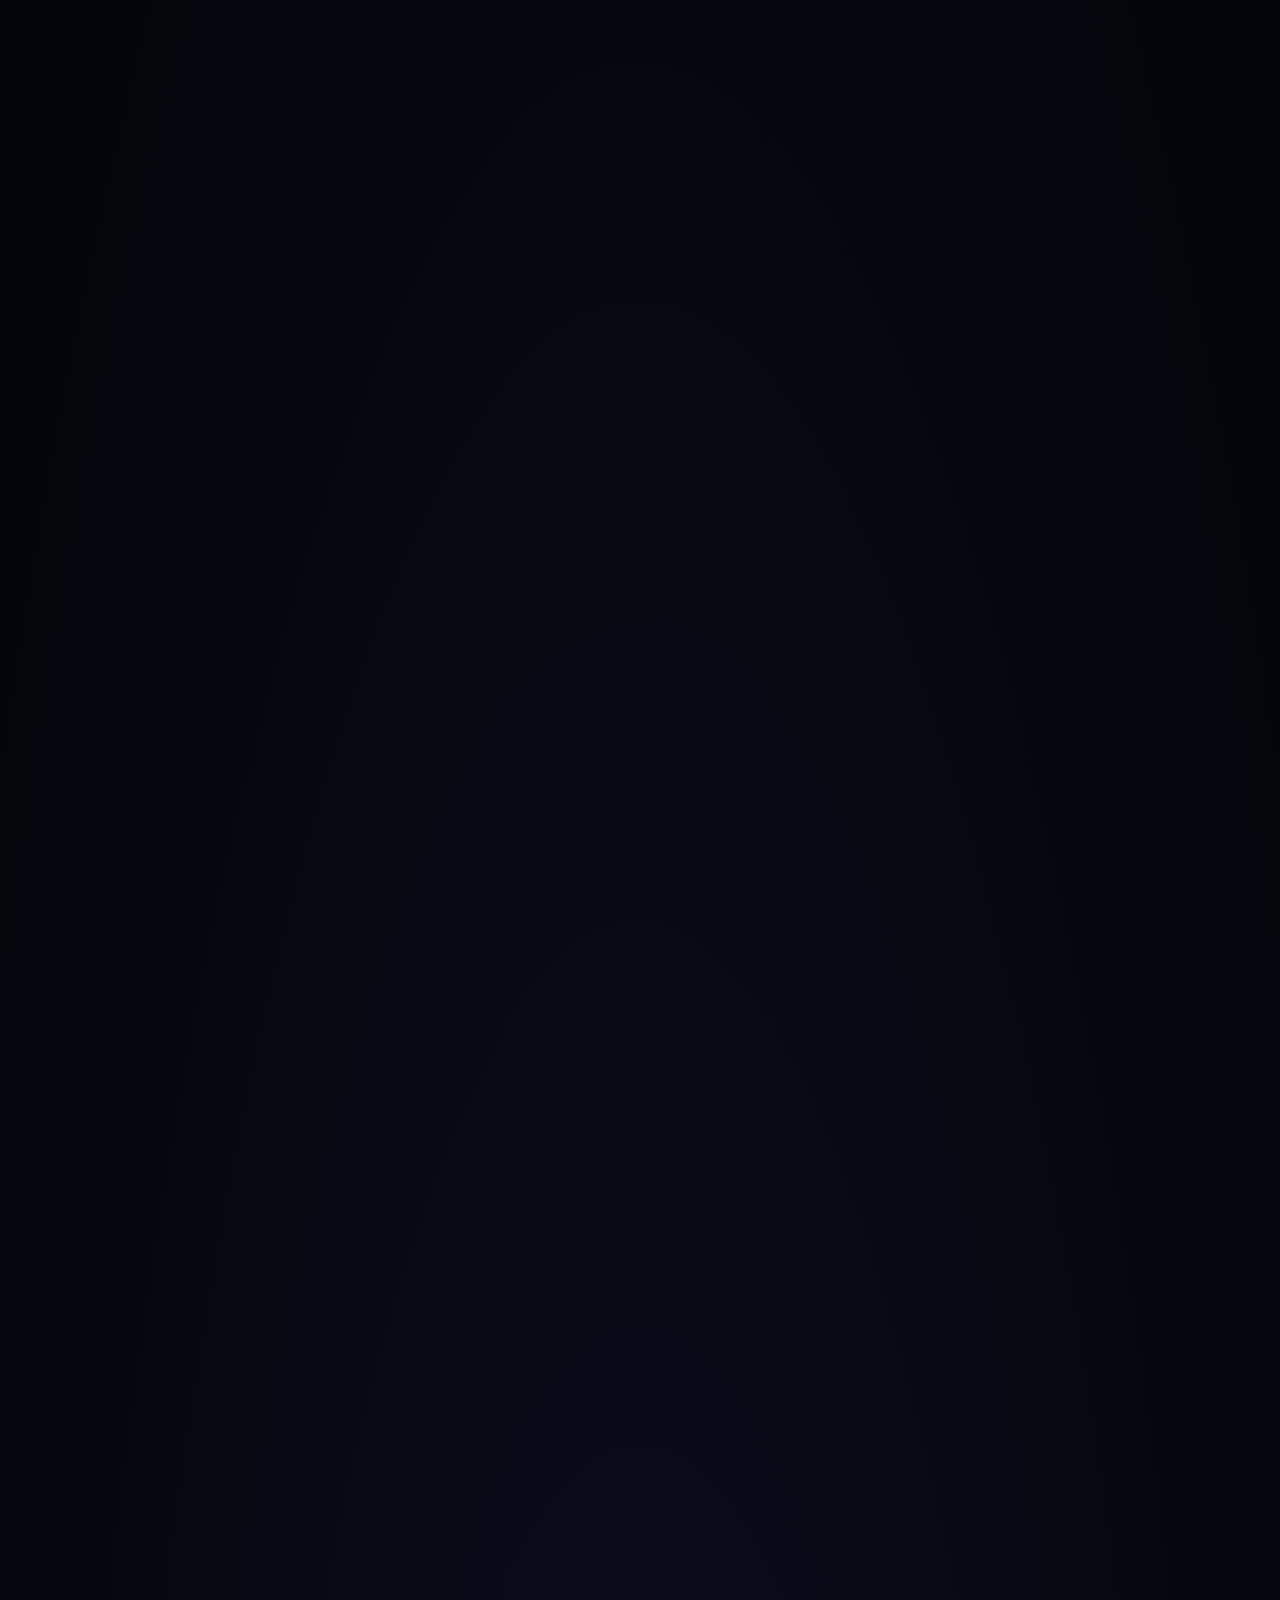
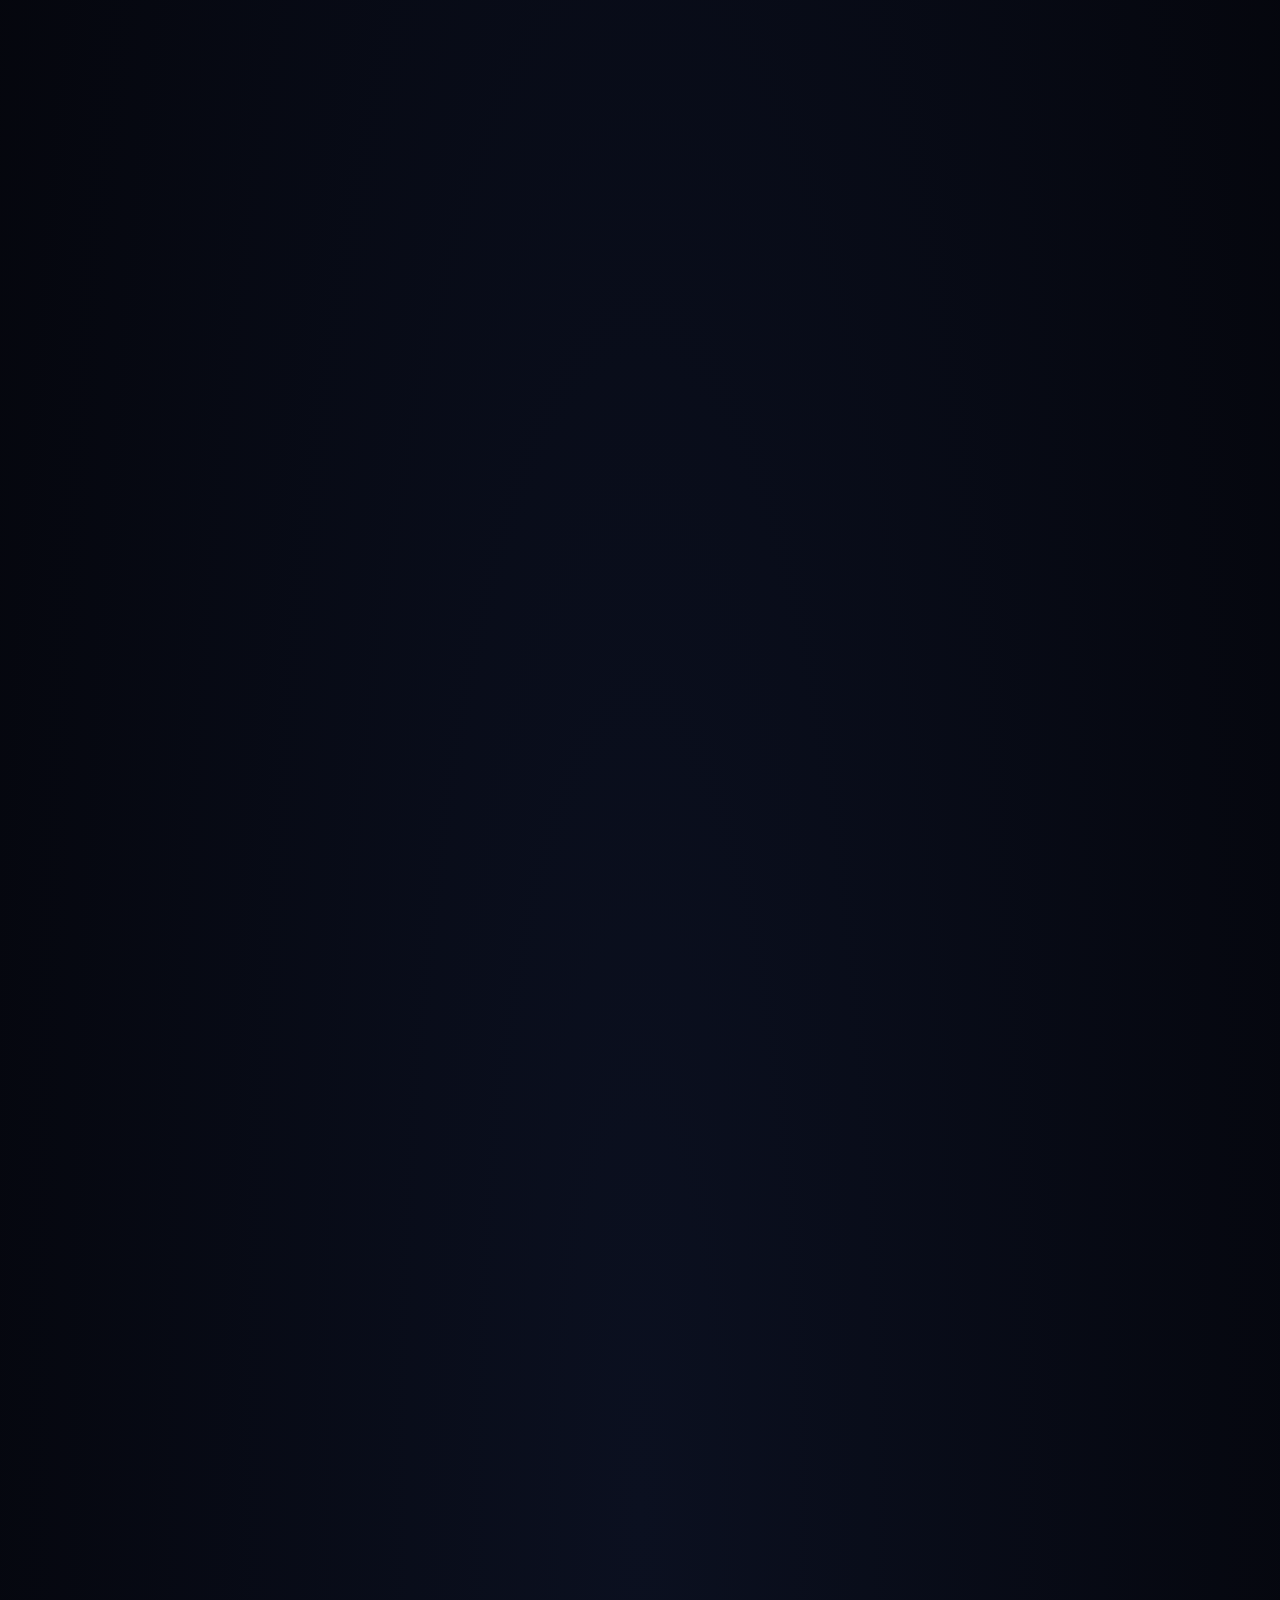
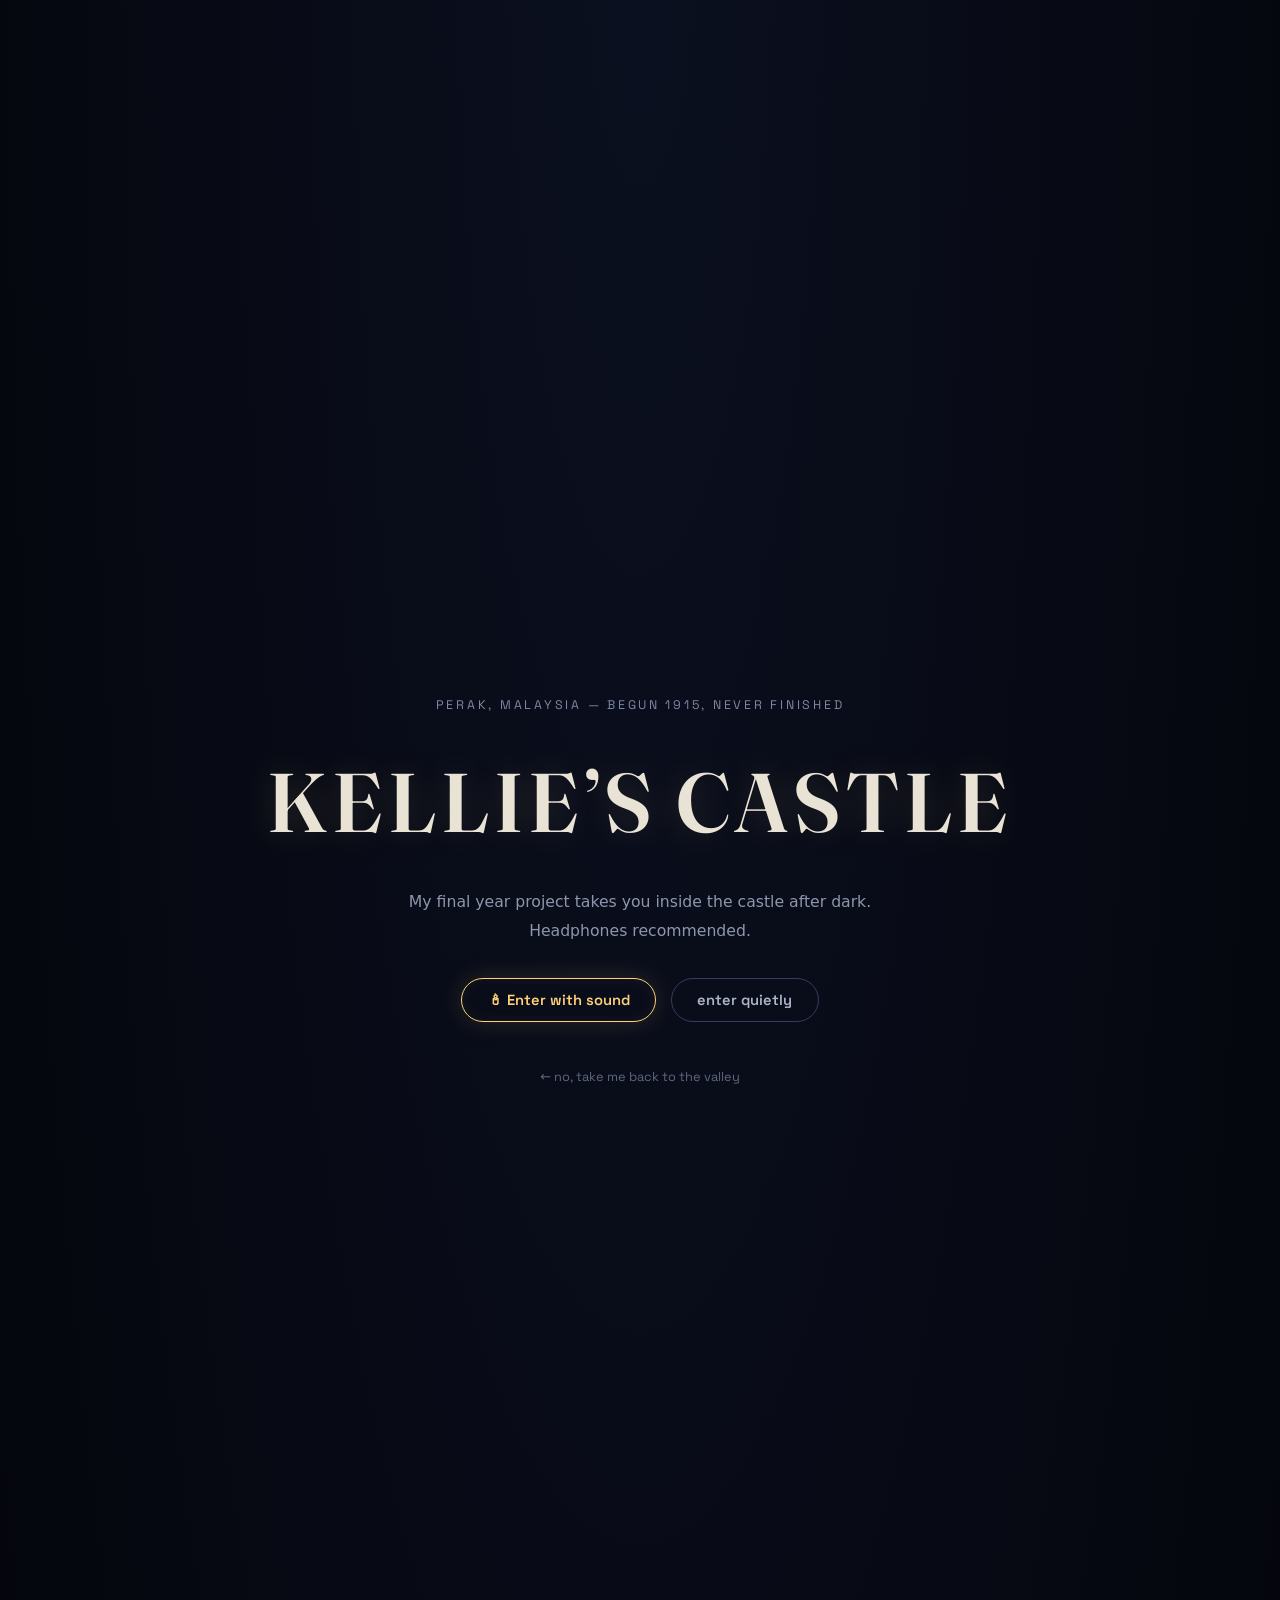
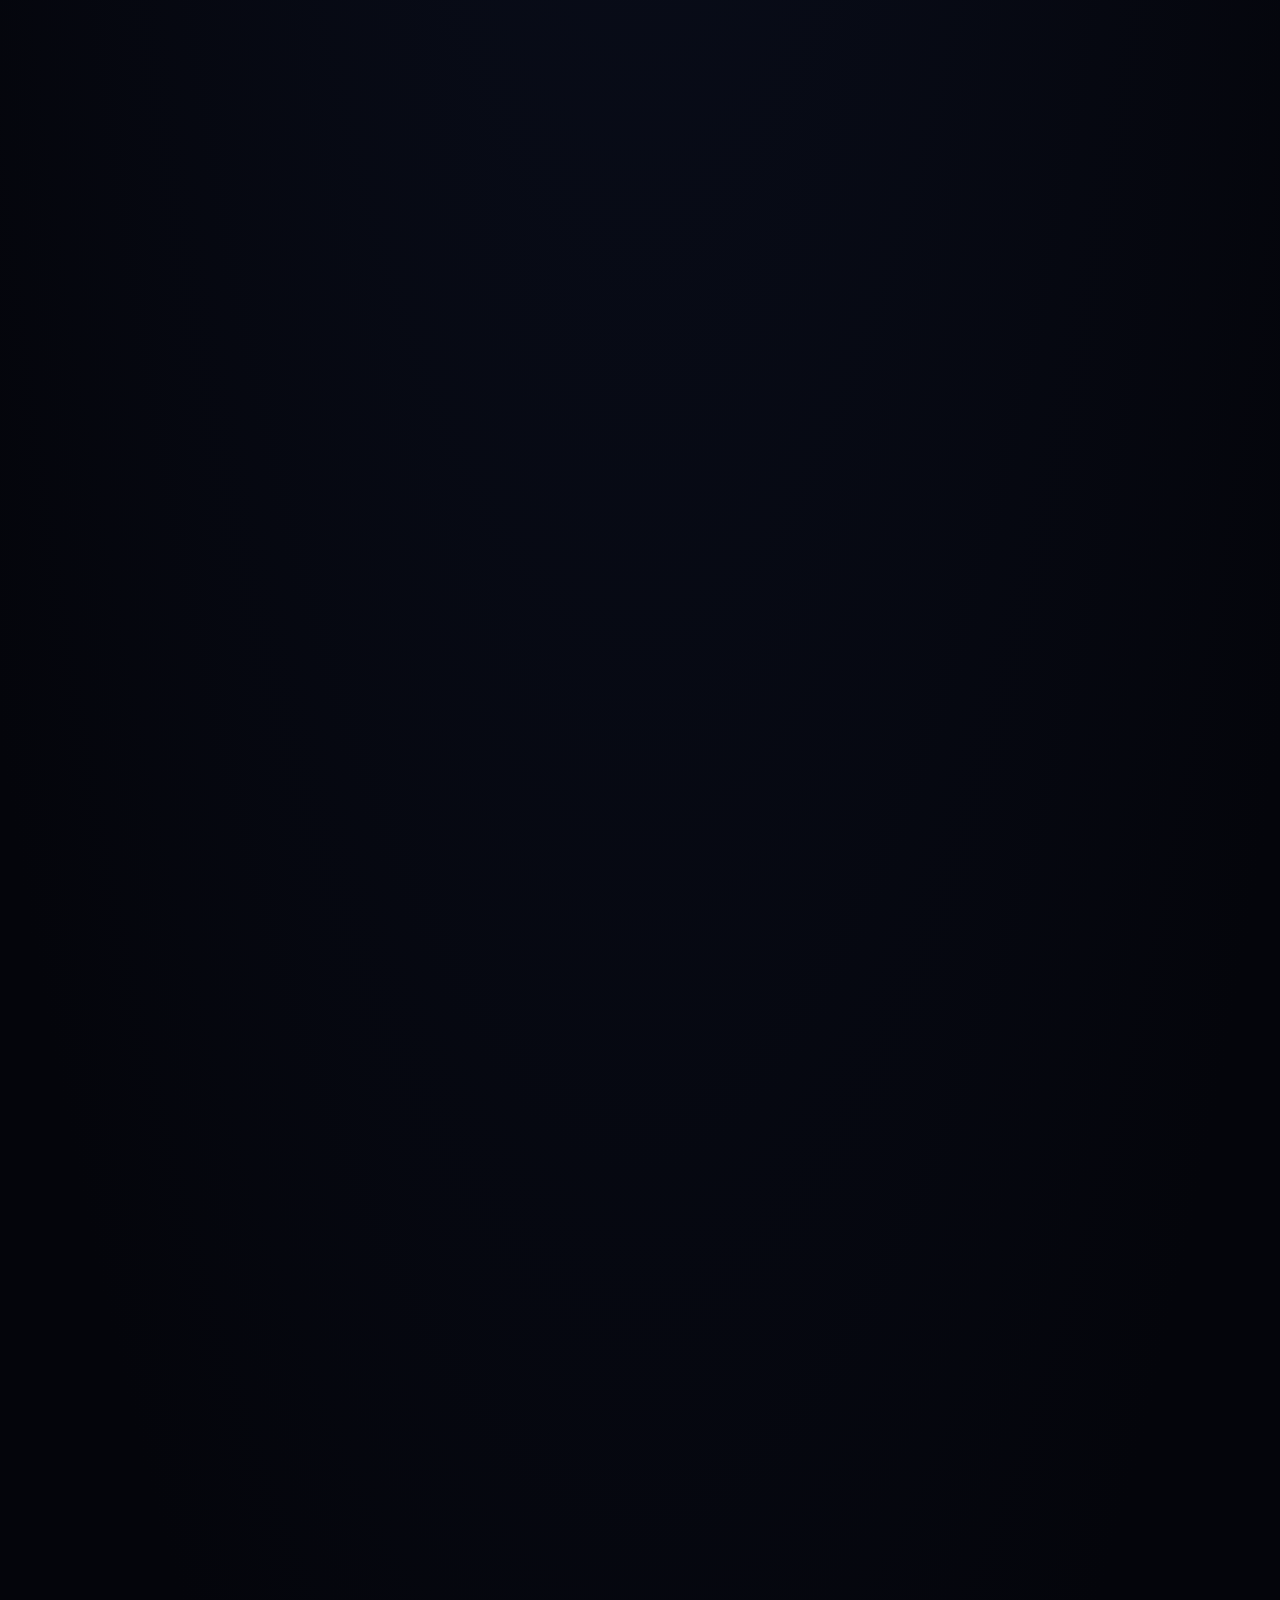
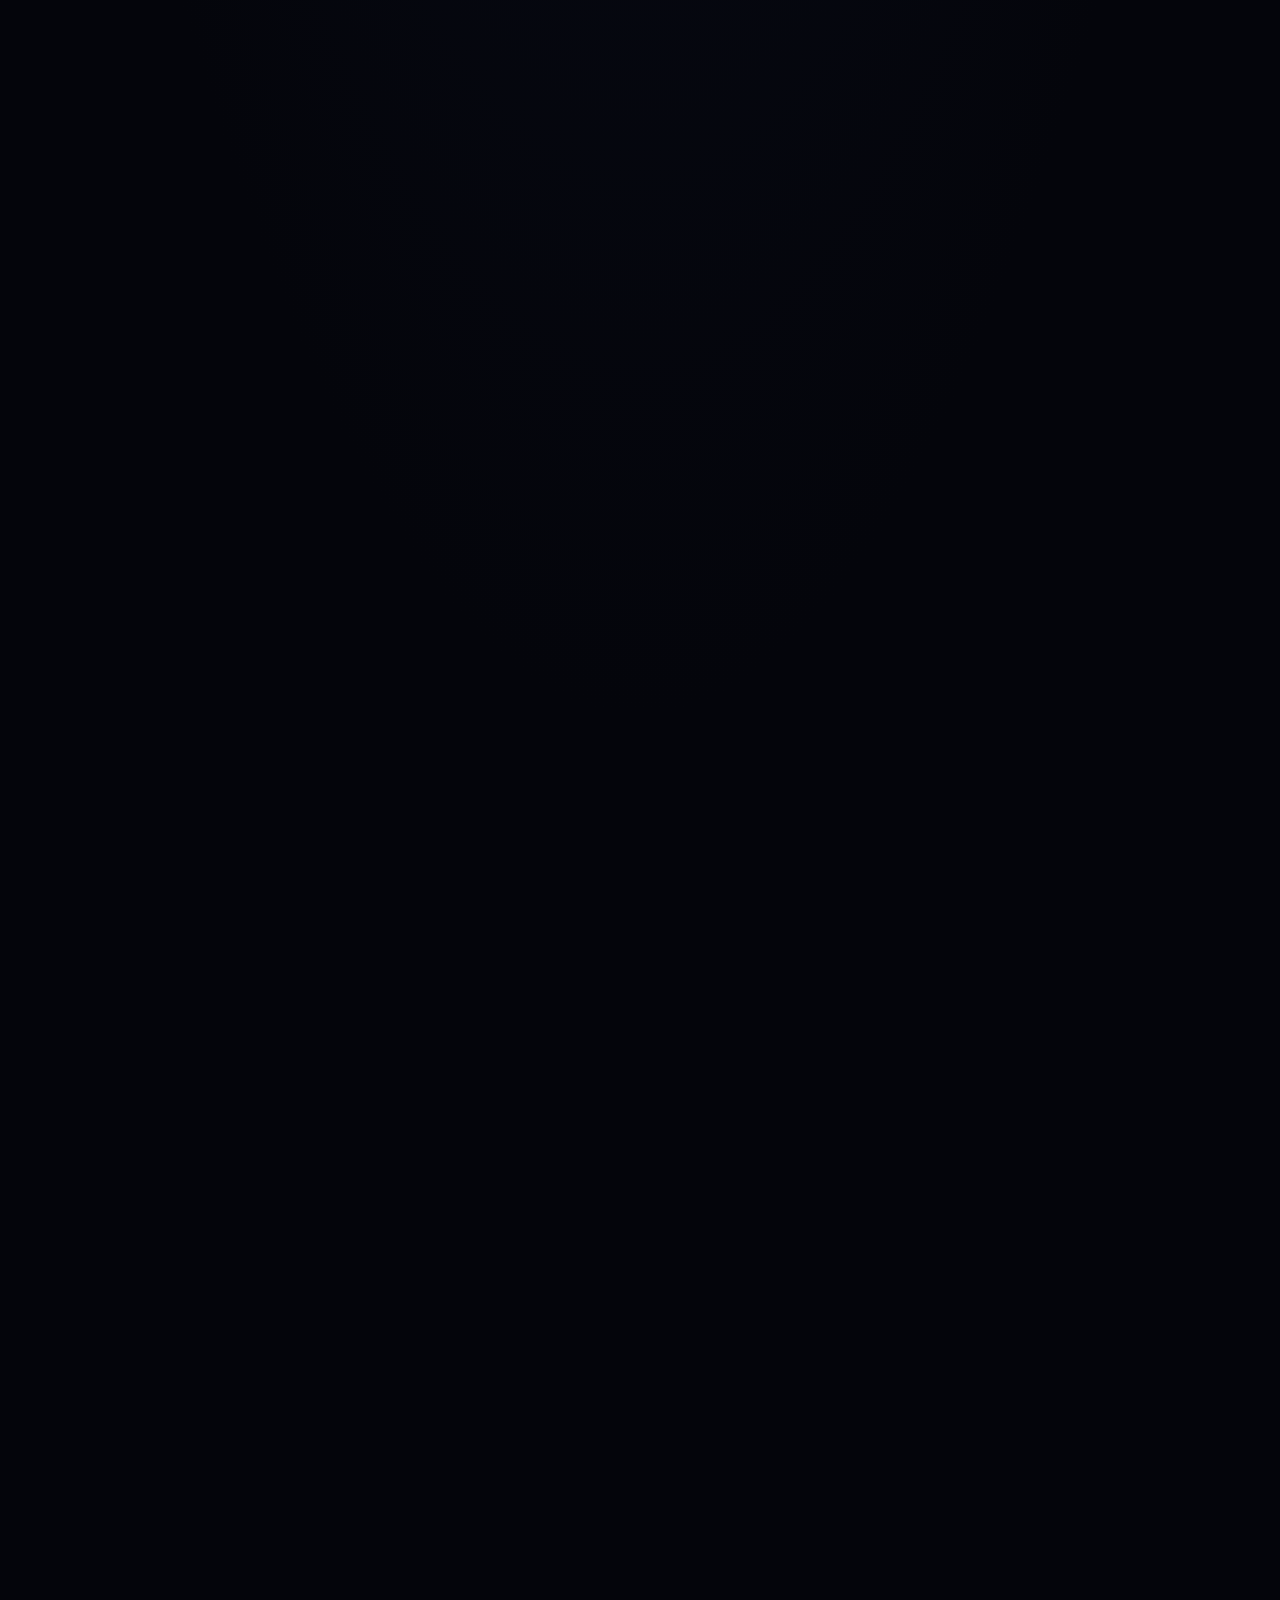
<file: kellie.html>
<!DOCTYPE html>
<html lang="en" data-theme="dark">
<head>
<meta charset="UTF-8">
<meta name="viewport" content="width=device-width, initial-scale=1.0">
<title>Kellie's Castle - Echoes | Ng Xue En</title>
<meta name="description" content="Step inside Kellie's Castle - the story of the unfinished castle and the VR escape room built inside it. A final year project you can feel.">
<link rel="canonical" href="https://xueenng.github.io/xueenng-portfolio/kellie.html">
<meta property="og:type" content="website">
<meta property="og:site_name" content="XE Studio">
<meta property="og:title" content="Kellie's Castle — Echoes · a VR escape room inside a real heritage castle">
<meta property="og:description" content="Step inside Kellie's Castle after dark - the story of the unfinished castle and the VR escape room built inside it. A final year project you can feel.">
<meta property="og:url" content="https://xueenng.github.io/xueenng-portfolio/kellie.html">
<meta property="og:image" content="https://xueenng.github.io/xueenng-portfolio/assets/og-card.jpg">
<meta property="og:image:width" content="1200">
<meta property="og:image:height" content="630">
<meta property="og:image:alt" content="A painted valley at dawn, Kellie's Castle on the hill - Ng Xue En: systems by day, worlds by night">
<meta name="twitter:card" content="summary_large_image">
<meta name="twitter:title" content="Kellie's Castle — Echoes · a VR escape room inside a real heritage castle">
<meta name="twitter:description" content="The story of the unfinished castle and the VR escape room built inside it - a final year project you can feel.">
<meta name="twitter:image" content="https://xueenng.github.io/xueenng-portfolio/assets/og-card.jpg">
<link rel="icon" href="data:image/svg+xml,<svg xmlns='http://www.w3.org/2000/svg' viewBox='0 0 100 100'><text y='0.9em' font-size='90'>&#128367;</text></svg>">
<script type="application/ld+json">
{
  "@context": "https://schema.org",
  "@type": "VideoGame",
  "name": "Echoes in Kellie's Castle",
  "author": { "@type": "Person", "name": "Ng Xue En" },
  "gamePlatform": ["Meta Quest 2", "Windows", "Android"],
  "genre": "VR escape room",
  "description": "A VR escape room set inside the real Kellie's Castle heritage site in Perak, Malaysia - modelled in Blender and built in Unity (C#, OpenXR) as a solo final year project at UTAR.",
  "url": "https://xueenng.github.io/xueenng-portfolio/kellie.html"
}
</script>
<link rel="stylesheet" href="css/styles.css">
<link rel="stylesheet" href="css/kellie.css">
<link rel="stylesheet" href="css/castle-experience.css?v=castle-fyp-v3.5">
<link rel="stylesheet" href="css/image-viewer.css?v=p2-approved-v1">
</head>
<body class="k-body">

<!-- ======== THE THRESHOLD (audio unlock gate) ======== -->
<div class="k-threshold" id="k-threshold">
  <p class="k-th-kicker">Perak, Malaysia &mdash; begun 1915, never finished</p>
  <h1 class="k-th-title">KELLIE&rsquo;S CASTLE</h1>
  <p class="k-th-sub">My final year project takes you inside the castle after dark.<br>
    Headphones recommended.</p>
  <div class="k-th-actions">
    <button class="k-btn k-btn-lit" id="k-enter-sound">&#128367; Enter with sound</button>
    <button class="k-btn" id="k-enter-quiet">enter quietly</button>
  </div>
  <a class="k-th-back" href="index.html">&larr; no, take me back to the valley</a>
</div>

<!-- fixed chrome -->
<a class="k-home" href="index.html" title="Back to the valley">&larr; the valley</a>
<button class="k-sound" id="k-sound" title="Sound on / off" hidden>&#128266;</button>

<!-- drifting fog + occasional passing shadow -->
<div class="k-fog k-fog-a" aria-hidden="true"></div>
<div class="k-fog k-fog-b" aria-hidden="true"></div>
<div class="k-shadow" id="k-shadow" aria-hidden="true"></div>

<main class="k-main" id="k-main">

  <!-- ======== SCENE 1: THE CASTLE & ITS STORY ======== -->
  <section class="k-scene k-scene-castle">
    <div class="k-backdrop" aria-hidden="true">
      <svg viewBox="0 0 1400 760" preserveAspectRatio="xMidYMax meet">
        <defs>
          <radialGradient id="kw-glow" cx=".5" cy=".5" r=".5">
            <stop offset="0" stop-color="rgba(255,209,120,.6)"/><stop offset="1" stop-color="rgba(255,209,120,0)"/>
          </radialGradient>
        </defs>
        <path d="M0 600 Q 320 540 700 580 T 1400 590 L 1400 760 L 0 760 Z" fill="#0a0f1e"/>
        <g>
          <!-- square tower -->
          <rect x="520" y="150" width="120" height="470" fill="#0b1122"/>
          <path d="M520 150 h120 v-14 h-17 v8 h-19 v-8 h-18 v8 h-19 v-8 h-18 v8 h-17 Z" fill="#0b1122"/>
          <path d="M540 196 a12 12 0 0 1 24 0 v30 h-24 Z M580 196 a12 12 0 0 1 24 0 v30 h-24 Z" fill="#1b2544"/>
          <path class="k-window" d="M576 300 a14 14 0 0 1 28 0 v36 h-28 Z" fill="#ffd178"/>
          <circle cx="590" cy="320" r="64" fill="url(#kw-glow)" class="k-window"/>
          <path d="M540 430 a12 12 0 0 1 24 0 v30 h-24 Z M580 430 a12 12 0 0 1 24 0 v30 h-24 Z" fill="#151e3a"/>
          <!-- main block, two arch storeys -->
          <rect x="640" y="290" width="360" height="330" fill="#0b1122"/>
          <path d="M664 322 a13 13 0 0 1 26 0 v34 h-26 Z M714 322 a13 13 0 0 1 26 0 v34 h-26 Z M764 322 a13 13 0 0 1 26 0 v34 h-26 Z M814 322 a13 13 0 0 1 26 0 v34 h-26 Z M864 322 a13 13 0 0 1 26 0 v34 h-26 Z M914 322 a13 13 0 0 1 26 0 v34 h-26 Z" fill="#1a2342"/>
          <path d="M664 430 a13 13 0 0 1 26 0 v36 h-26 Z M714 430 a13 13 0 0 1 26 0 v36 h-26 Z M764 430 a13 13 0 0 1 26 0 v36 h-26 Z M814 430 a13 13 0 0 1 26 0 v36 h-26 Z M864 430 a13 13 0 0 1 26 0 v36 h-26 Z M914 430 a13 13 0 0 1 26 0 v36 h-26 Z" fill="#161f3c"/>
          <!-- round tower -->
          <rect x="1000" y="250" width="80" height="370" fill="#0b1122"/>
          <path d="M1000 250 a40 26 0 0 1 80 0 Z" fill="#0b1122"/>
          <path d="M1016 292 a10 10 0 0 1 20 0 v24 h-20 Z M1046 292 a10 10 0 0 1 20 0 v24 h-20 Z" fill="#1a2342"/>
          <!-- the unfinished wing: bare columns against the sky -->
          <rect x="380" y="440" width="16" height="180" fill="#0b1122"/>
          <rect x="420" y="420" width="16" height="200" fill="#0b1122"/>
          <rect x="460" y="450" width="16" height="170" fill="#0b1122"/>
          <rect x="372" y="424" width="112" height="12" fill="#0b1122" transform="rotate(-3 428 430)"/>
        </g>
        <path d="M240 620 q -8 -70 24 -104 q 28 34 18 104 Z" fill="#080d19"/>
        <path d="M1180 626 q -8 -84 28 -122 q 32 40 20 122 Z" fill="#080d19"/>
        <rect x="0" y="560" width="1400" height="90" fill="rgba(140,160,205,.06)"/>
      </svg>
    </div>
    <div class="k-panel k-panel-first">
      <p class="k-kicker">the true story</p>
      <h2><span class="k-candle" aria-hidden="true"></span>A castle that was never finished</h2>
      <p>In 1915, a Scottish planter named <b>William Kellie Smith</b> began building a mansion
        unlike anything Malaya had seen - brick and marble shipped from India, a tower for
        looking over his rubber estate, plans for an indoor tennis court and the country's
        first elevator. Seventy craftsmen came from Madras to raise it.</p>
      <p>Then the Spanish flu swept the estate and took many of the workers. A temple was
        built nearby to calm the spirits - if you visit it today, you will find a small figure
        of a white man in a white suit standing among its deities. It is Kellie Smith.</p>
      <p>In 1926, on a trip to Lisbon to collect the elevator, he died of pneumonia.
        He was 56. His family left Malaya and never came back.
        <b>The castle stopped exactly where it stood</b> - corridors that end in open sky,
        stairways to floors that were never built, and, locals say, secret tunnels below
        and footsteps above that no one has ever traced.</p>
    </div>
  </section>

  <!-- ======== SCENE 2: THE PROJECT ======== -->
  <section class="k-scene">
    <div class="k-panel">
      <p class="k-kicker">the project</p>
      <h2><span class="k-candle" aria-hidden="true"></span>So I rebuilt it - and locked you inside</h2>
      <p><b>Echoes in Kellie's Castle</b> is my final year project at UTAR: a VR escape room
        set inside the real castle. Heritage sites struggle to reach young visitors -
        my answer was to make the history something you <i>solve</i>, in the dark,
        with a candle in your hand.</p>
      <p>I modelled the castle in <b>Blender</b> from historical research - the fa&ccedil;ade, the
        square tower, the staircases - then built the game in <b>Unity (C#, OpenXR)</b>:
        three levels of story-driven puzzles. You piece together the diary of the castle,
        answer for its dates, reveal clues by candlelight, reassemble the floor plan
        against a timer, and crack the number that opens the final door: <b>1926</b>.</p>
      <ul class="k-facts">
        <li><b>25 system test cases</b> recorded as PASS in the FYP presentation</li>
        <li><b>Google Forms questionnaire · 10 participants:</b> 90% gave the highest rating for increased interest and understanding of Kellie's Castle and heritage tourism</li>
        <li>Runs on <b>Meta Quest 2</b>, desktop and Android</li>
      </ul>
    </div>
  </section>

  <!-- ======== SCENE 3: GALLERY OF ECHOES ======== -->
  <section class="k-scene">
    <div class="k-panel k-panel-wide">
      <p class="k-kicker">portraits on the wall</p>
      <h2><span class="k-candle" aria-hidden="true"></span>Echoes, framed</h2>
      <p class="k-gallery-hint">moments from inside the build - click any frame to step closer</p>
      <div class="k-gallery" id="k-gallery"></div>
    </div>
  </section>

  <!-- ======== SCENE 4: THE NIGHT TOUR (360) ======== -->
  <section class="k-scene">
    <div class="k-panel k-panel-wide">
      <p class="k-kicker">walk it yourself</p>
      <h2><span class="k-candle" aria-hidden="true"></span>The night tour</h2>
      <p class="k-gallery-hint">Explore five FYP locations in a painted panoramic preview.</p>
      <div class="k-tour" id="k-tour"></div>
    </div>
  </section>

  <!-- ======== SCENE 5: PLAY ======== -->
  <section class="k-scene">
    <div class="k-panel k-panel-wide">
      <p class="k-kicker">the descent</p>
      <h2><span class="k-candle" aria-hidden="true"></span>Play</h2>
      <div id="k-play"></div>
    </div>
  </section>

  <!-- ======== SCENE 6: THE WAY OUT ======== -->
  <section class="k-scene k-scene-exit">
    <a class="k-door" href="index.html">
      <svg viewBox="0 0 120 190" aria-hidden="true">
        <rect x="6" y="6" width="108" height="184" rx="8" fill="#0b1122"/>
        <path d="M18 190 L18 66 a42 42 0 0 1 84 0 L102 190 Z" fill="#f7d9ba"/>
        <path d="M30 190 L30 70 a30 30 0 0 1 60 0 L90 190 Z" fill="#ffe8c4"/>
        <circle cx="60" cy="58" r="12" fill="#ffd98a"/>
        <path d="M20 140 Q 60 120 100 140" stroke="#8fae6d" stroke-width="6" fill="none"/>
      </svg>
      <span class="k-door-label">leave before sunrise</span>
      <span class="k-door-sub">&larr; back to the valley, where it is warm</span>
    </a>
  </section>

</main>

<script src="js/castle-story.js?v=castle-fyp-v2.4"></script>
<script src="js/castle-panorama.js?v=castle-fyp-v2.4"></script>
<script src="js/castle-experience.js?v=castle-fyp-v2.9"></script>
<script src="js/demos.js?v=castle-fyp-v2.4"></script>
<!-- for openLightbox, which the FYP poster reuses; its .lightbox styles are
     already in styles.css, loaded above -->
<script src="js/exhibits.js?v=cr025-focus-v1"></script>
<script src="js/kellie.js?v=p2-approved-v1"></script>
<!-- GoatCounter: cookieless visitor analytics -->
<script data-goatcounter="https://xueenng.goatcounter.com/count"
        async src="//gc.zgo.at/count.js"></script>
</body>
</html>
</file>
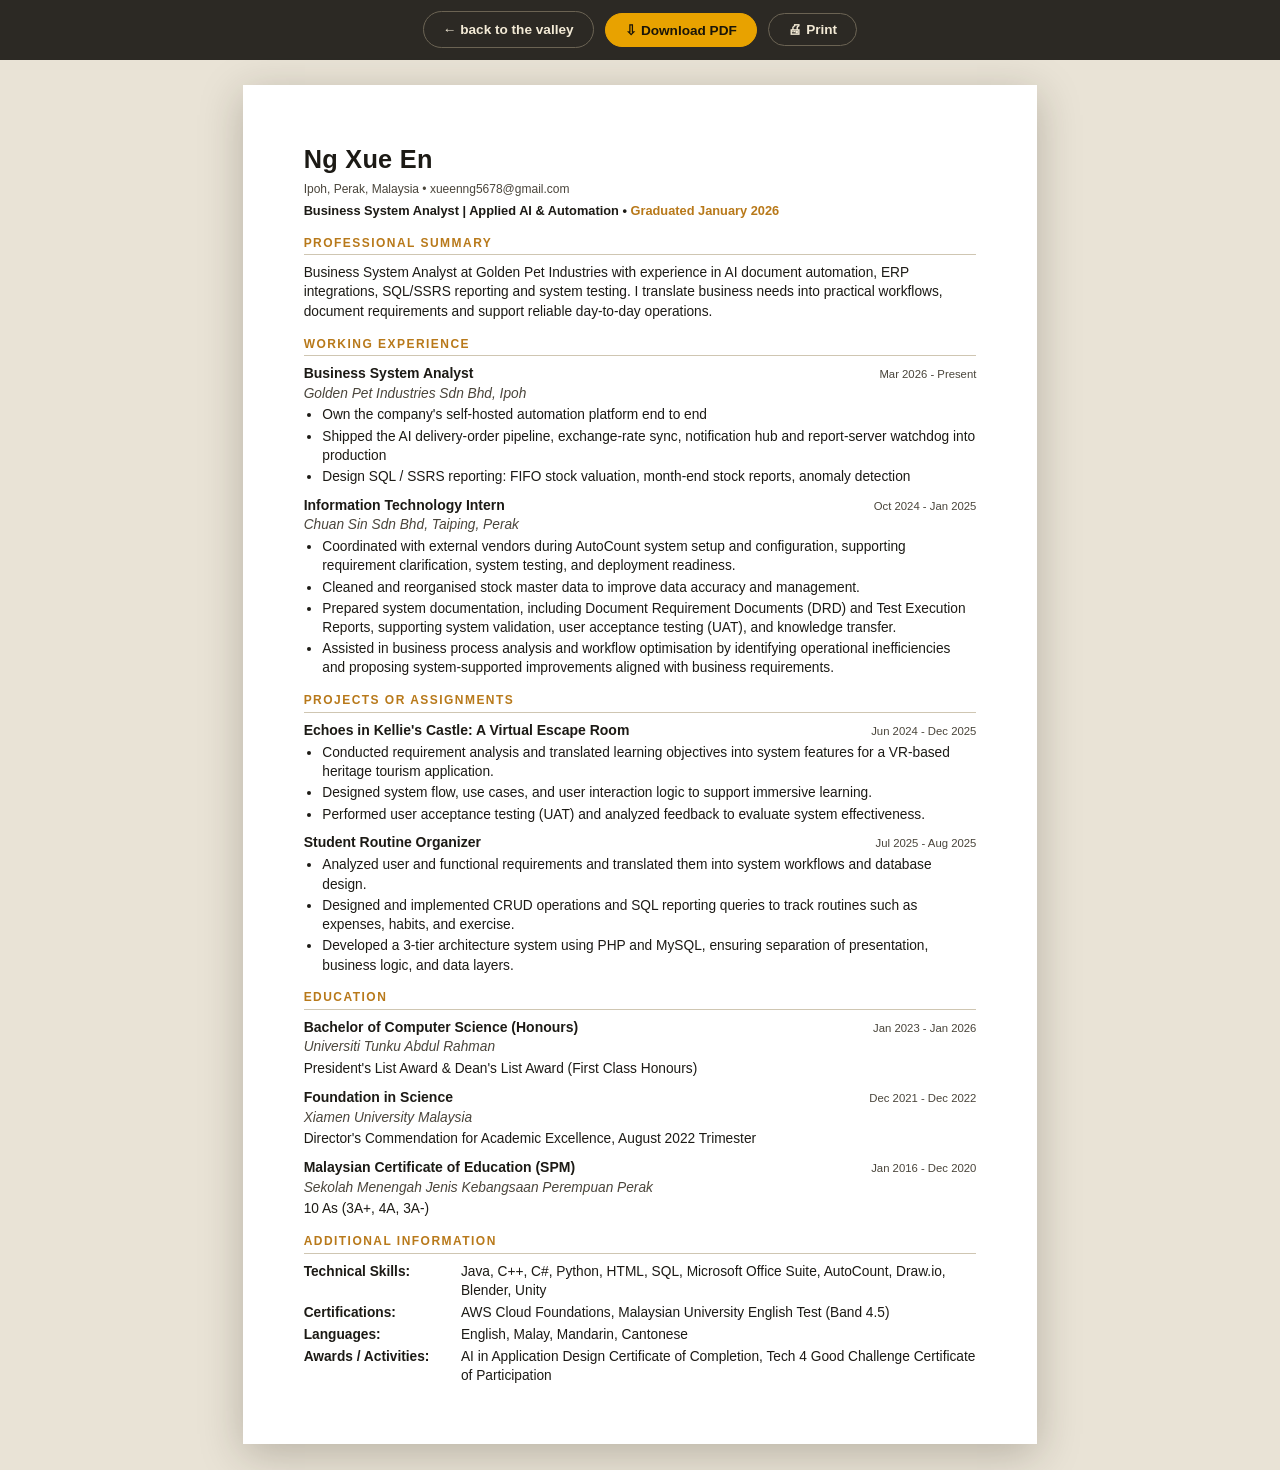
<file: resume.html>
<!DOCTYPE html>
<html lang="en" data-theme="light">
<head>
<meta charset="UTF-8">
<meta name="viewport" content="width=device-width, initial-scale=1.0">
<title>Ng Xue En — Résumé</title>
<meta name="description" content="Résumé of Ng Xue En — Business System Analyst.">
<meta name="robots" content="noindex">
<link rel="icon" href="data:image/svg+xml,<svg xmlns='http://www.w3.org/2000/svg' viewBox='0 0 100 100'><text y='0.9em' font-size='90'>&#128196;</text></svg>">
<style>
  /* ATS-friendly: single column, standard fonts, real text, no tables/graphics.
     Screen = a centred sheet (the live preview); print = only the sheet. */
  :root { --accent:#b8791a; --ink:#1c1a15; --ink2:#4a453b; --line:#cfc6b2; --paper:#ffffff; --bg:#e9e3d6; }
  * { margin:0; padding:0; box-sizing:border-box; }
  body { background:var(--bg); color:var(--ink); font-family:"Segoe UI", Arial, sans-serif; line-height:1.42; }

  .toolbar {
    position:sticky; top:0; z-index:5; display:flex; gap:.7rem; align-items:center; justify-content:center;
    padding:.7rem 1rem; background:rgba(28,26,21,.92); -webkit-backdrop-filter:blur(6px); backdrop-filter:blur(6px);
  }
  .toolbar a, .toolbar button {
    font-family:inherit; font-size:.85rem; font-weight:600; border-radius:99px; cursor:pointer;
    padding:.5rem 1.2rem; border:1px solid #6b6353; background:transparent; color:#f3ead6; text-decoration:none;
  }
  .toolbar .primary { background:#E8A200; color:#1a1508; border-color:#E8A200; }

  /* Phones: at 360px the three pills exactly filled the bar, so "Download PDF"
     wrapped to two lines and the controls came out 57/73/54px tall. Let the row
     wrap and tighten the padding so each label stays on one line.
     Scoped to `screen` throughout so none of it can reach the printed page or
     the PDF, which must stay true A4. */
  @media screen and (max-width: 700px) {
    .toolbar { flex-wrap:wrap; gap:.5rem; padding:.6rem .8rem; }
    .toolbar a, .toolbar button { padding:.5rem .9rem; min-height:44px; }
  }
  .toolbar a:hover, .toolbar button:hover { border-color:#E8A200; }

  /* sized in pt/mm so the on-screen sheet is WYSIWYG with the printed A4 -
     what you preview is what prints (and matches the downloaded PDF) */
  .sheet {
    background:var(--paper); width:210mm; min-height:297mm; margin:1.6rem auto; padding:15mm 16mm;
    box-shadow:0 10px 40px rgba(40,32,18,.25); font-size:10.3pt; line-height:1.4;
  }
  .r-name { font-family:Helvetica, Arial, sans-serif; font-size:19pt; font-weight:700; letter-spacing:.2pt; }
  .r-contact { color:var(--ink2); font-size:9pt; margin-top:3pt; }
  .r-tag { font-size:9.6pt; margin-top:3pt; font-weight:700; }
  .r-tag span { color:var(--accent); }
  h2 {
    font-size:9pt; font-weight:700; letter-spacing:1.1pt; text-transform:uppercase; color:var(--accent);
    border-bottom:1px solid var(--line); padding-bottom:2pt; margin:11pt 0 6pt;
  }
  .r-objective { text-align:left; }
  .r-entry { margin-bottom:7pt; }
  .r-row { display:flex; justify-content:space-between; align-items:baseline; gap:1rem; }
  .r-role { font-weight:700; font-size:10.5pt; }
  .r-period { color:var(--ink2); font-size:8.5pt; white-space:nowrap; }
  .r-org { color:var(--ink2); font-style:italic; margin-bottom:2pt; }
  ul { margin:2pt 0 0 14pt; }
  li { margin:1.5pt 0; }
  .r-note { margin-top:1pt; }
  .r-add { margin:2pt 0; display:flex; }
  .r-add b { flex:none; width:118pt; }
  .r-empty { max-width:210mm; margin:3rem auto; text-align:center; color:#6b6353; }

  @page { size: A4; margin: 15mm 16mm; }
  /* Phones: the sheet is a fixed 210mm (~794px) so the browser squeezed it into
     a 390px screen and every glyph rendered at roughly half size. On screen the
     A4 geometry buys nothing - the PDF and the print path keep it - so let the
     sheet be the width of the phone and the pt sizes come out readable. */
  @media screen and (max-width: 700px) {
    .sheet {
      width:auto; min-height:0; margin:.7rem; padding:1.2rem 1.1rem;
      font-size:11pt; box-shadow:0 4px 18px rgba(40,32,18,.18);
    }
    /* role and date sit on one line at A4 width; stacked they stop colliding */
    .r-row { flex-direction:column; gap:0; }
    .r-period { white-space:normal; font-size:9pt; }
    .r-name { font-size:21pt; }
    /* the label column is 118pt, which swallows a phone row */
    .r-add { flex-direction:column; margin:5pt 0; }
    .r-add b { width:auto; margin-bottom:1pt; }
    ul { margin-left:16pt; }
  }

  @media print {
    :root { --bg:#fff; }
    html, body { background:#fff; }
    .toolbar { display:none; }
    .sheet { box-shadow:none; margin:0; width:auto; min-height:0; padding:0; }
  }
</style>
</head>
<body>
  <div class="toolbar">
    <a href="index.html">&larr; back to the valley</a>
    <button class="primary" id="r-download">&#8681; Download PDF</button>
    <button id="r-print">&#128424; Print</button>
  </div>
  <div id="resume-root"></div>

  <script src="js/content.js?v=cr031-estimate-v1"></script>
  <script src="js/resume-content.js?v=p2-approved-v1"></script>
  <script src="js/pdf.js"></script>
  <script src="js/resume.js?v=p2-approved-v1"></script>
</body>
</html>
</file>
